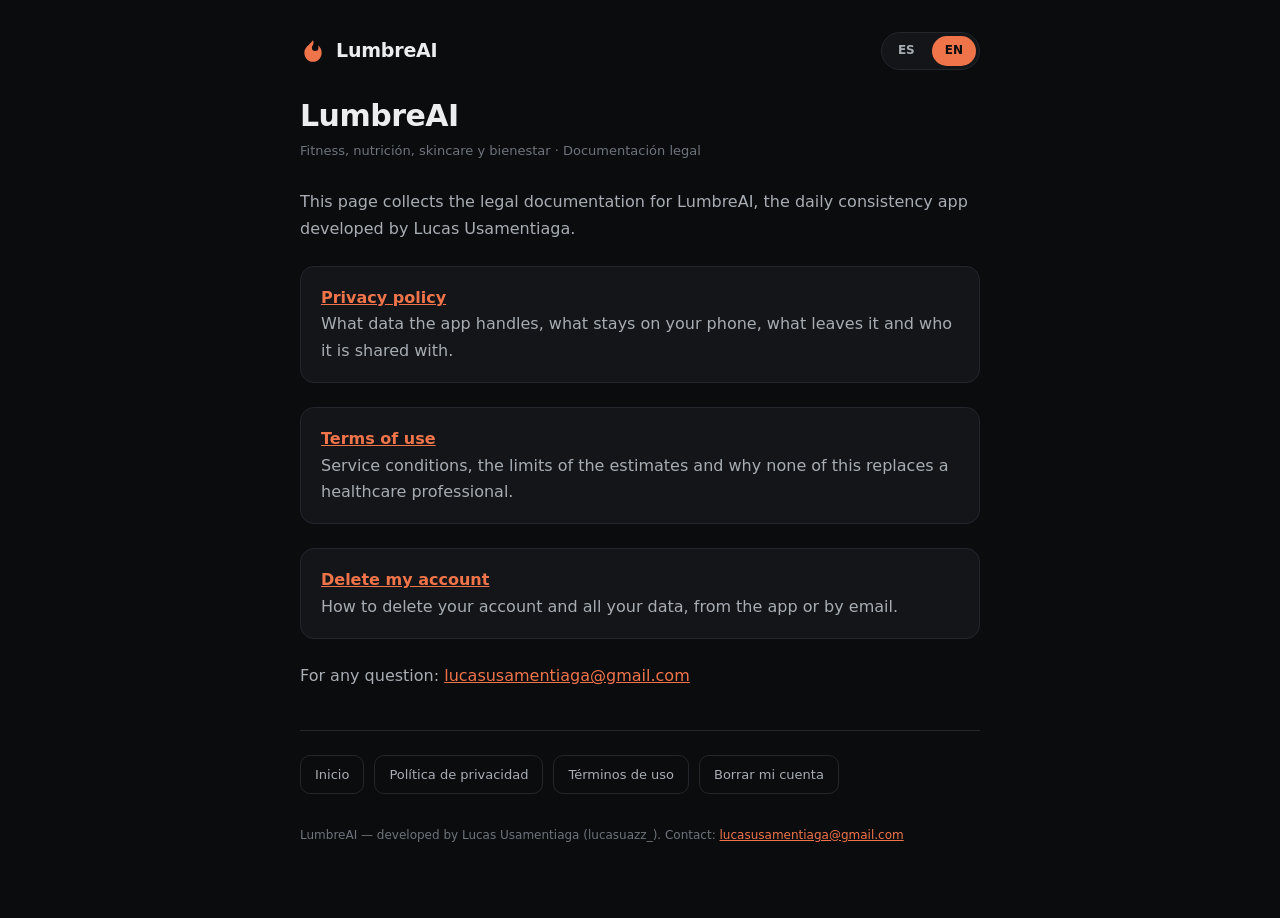
<file: index.html>
<!doctype html>
<html lang="es">
<head>
<meta charset="utf-8">
<meta name="viewport" content="width=device-width, initial-scale=1">
<title>Legal · LumbreAI</title>
<meta name="description" content="Documentación legal de LumbreAI: privacidad, términos de uso y borrado de cuenta.">
<link rel="stylesheet" href="_estilo.css">
</head>
<body>
<div class="wrap">
<header>
  <a class="brand" href="index.html">
    <svg class="flame" viewBox="0 0 24 24" fill="none" aria-hidden="true">
      <path d="M12 2c1.5 3.5-1 5-1 7a3 3 0 0 0 6 0c0-.8-.2-1.5-.5-2.2C18.8 8.6 20 11 20 13.5 20 18.2 16.4 22 12 22S4 18.2 4 13.5C4 8.5 8.5 6.5 12 2z" fill="#F0744A"/>
    </svg>
    <b>LumbreAI</b>
  </a>
  <div class="langs">
    <button type="button" data-set="es" aria-pressed="true">ES</button>
    <button type="button" data-set="en" aria-pressed="false">EN</button>
  </div>
</header>
<h1>LumbreAI</h1>
<p class="updated">Fitness, nutrición, skincare y bienestar · Documentación legal</p>

<div data-lang="es" class="on">
<p>Esta página reúne la documentación legal de LumbreAI, la app de constancia diaria desarrollada por Lucas Usamentiaga.</p>
<div class="card">
<p><a href="privacidad.html"><b>Política de privacidad</b></a><br>Qué datos maneja la app, cuáles se quedan en tu móvil, cuáles salen y con quién se comparten.</p>
</div>
<div class="card">
<p><a href="terminos.html"><b>Términos de uso</b></a><br>Condiciones del servicio, límites de las estimaciones y por qué nada de esto sustituye a un profesional sanitario.</p>
</div>
<div class="card">
<p><a href="borrar-cuenta.html"><b>Borrar mi cuenta</b></a><br>Cómo eliminar tu cuenta y todos tus datos, desde la app o por correo.</p>
</div>
<p>Para cualquier consulta: <a href="mailto:lucasusamentiaga@gmail.com">lucasusamentiaga@gmail.com</a></p>
</div>

<div data-lang="en">
<p>This page collects the legal documentation for LumbreAI, the daily consistency app developed by Lucas Usamentiaga.</p>
<div class="card">
<p><a href="privacidad.html"><b>Privacy policy</b></a><br>What data the app handles, what stays on your phone, what leaves it and who it is shared with.</p>
</div>
<div class="card">
<p><a href="terminos.html"><b>Terms of use</b></a><br>Service conditions, the limits of the estimates and why none of this replaces a healthcare professional.</p>
</div>
<div class="card">
<p><a href="borrar-cuenta.html"><b>Delete my account</b></a><br>How to delete your account and all your data, from the app or by email.</p>
</div>
<p>For any question: <a href="mailto:lucasusamentiaga@gmail.com">lucasusamentiaga@gmail.com</a></p>
</div>
<nav class="pages">
  <a href="index.html">Inicio</a>
  <a href="privacidad.html">Política de privacidad</a>
  <a href="terminos.html">Términos de uso</a>
  <a href="borrar-cuenta.html">Borrar mi cuenta</a>
</nav>
<footer>
  <span data-lang="es" class="on">LumbreAI — desarrollada por Lucas Usamentiaga (lucasuazz_). Contacto: <a href="mailto:lucasusamentiaga@gmail.com">lucasusamentiaga@gmail.com</a></span>
  <span data-lang="en">LumbreAI — developed by Lucas Usamentiaga (lucasuazz_). Contact: <a href="mailto:lucasusamentiaga@gmail.com">lucasusamentiaga@gmail.com</a></span>
</footer>
</div>
<script src="_idioma.js"></script>
</body>
</html>
</file>
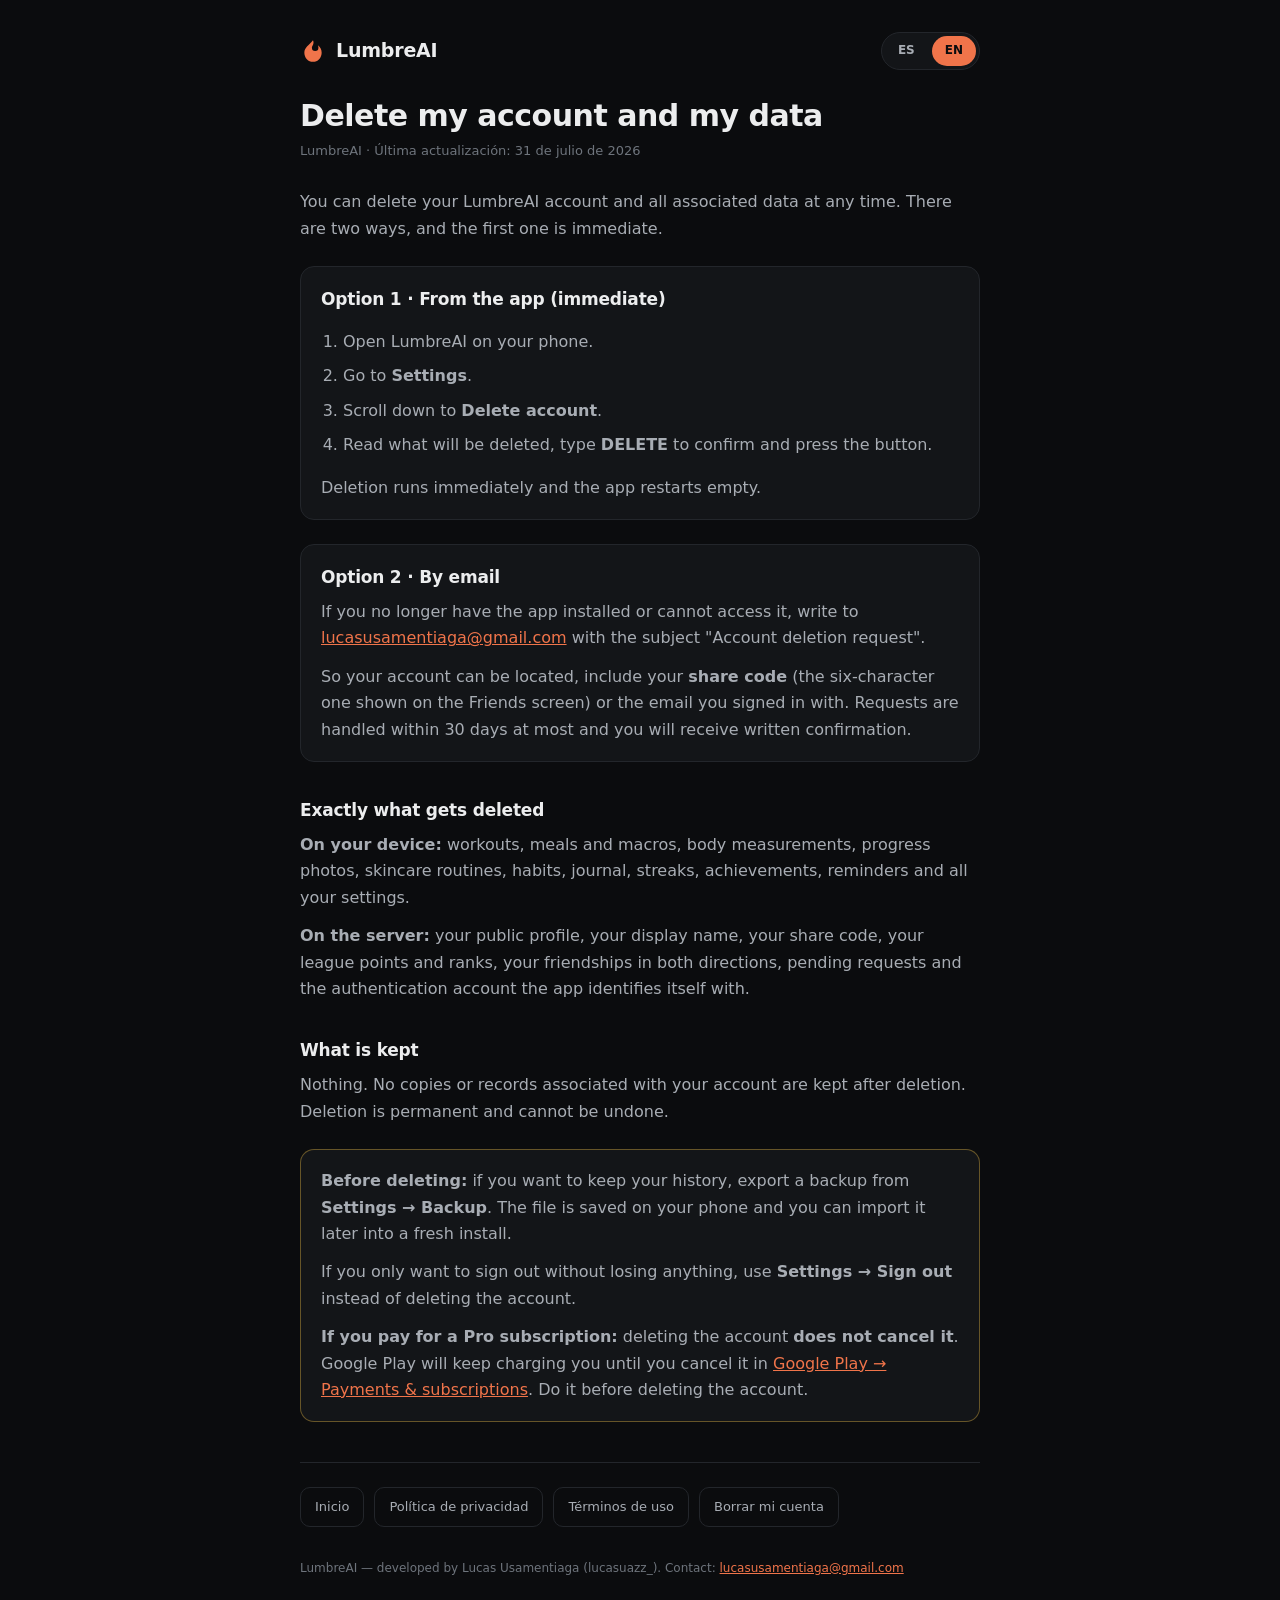
<file: borrar-cuenta.html>
<!doctype html>
<html lang="es">
<head>
<meta charset="utf-8">
<meta name="viewport" content="width=device-width, initial-scale=1">
<title>Borrar mi cuenta · LumbreAI</title>
<meta name="description" content="Cómo eliminar tu cuenta de LumbreAI y todos los datos asociados, desde la app o por correo.">
<link rel="stylesheet" href="_estilo.css">
</head>
<body>
<div class="wrap">
<header>
  <a class="brand" href="index.html">
    <svg class="flame" viewBox="0 0 24 24" fill="none" aria-hidden="true">
      <path d="M12 2c1.5 3.5-1 5-1 7a3 3 0 0 0 6 0c0-.8-.2-1.5-.5-2.2C18.8 8.6 20 11 20 13.5 20 18.2 16.4 22 12 22S4 18.2 4 13.5C4 8.5 8.5 6.5 12 2z" fill="#F0744A"/>
    </svg>
    <b>LumbreAI</b>
  </a>
  <div class="langs">
    <button type="button" data-set="es" aria-pressed="true">ES</button>
    <button type="button" data-set="en" aria-pressed="false">EN</button>
  </div>
</header>
<h1><span data-lang="es" class="on">Borrar mi cuenta y mis datos</span><span data-lang="en">Delete my account and my data</span></h1>
<p class="updated">LumbreAI · Última actualización: 31 de julio de 2026</p>

<div data-lang="es" class="on">
<p>Puedes eliminar tu cuenta de LumbreAI y todos los datos asociados en cualquier momento. Hay dos formas, y la primera es inmediata.</p>

<div class="card">
<h2 style="margin-top:0">Opción 1 · Desde la app (inmediato)</h2>
<ol>
  <li>Abre LumbreAI en tu móvil.</li>
  <li>Ve a <b>Ajustes</b>.</li>
  <li>Baja hasta <b>Eliminar cuenta</b>.</li>
  <li>Lee lo que se va a borrar, escribe <b>ELIMINAR</b> para confirmar y pulsa el botón.</li>
</ol>
<p>El borrado se ejecuta al momento y la app se reinicia vacía.</p>
</div>

<div class="card">
<h2 style="margin-top:0">Opción 2 · Por correo</h2>
<p>Si ya no tienes la app instalada o no puedes acceder a ella, escribe a <a href="mailto:lucasusamentiaga@gmail.com?subject=Solicitud%20de%20borrado%20de%20cuenta%20LumbreAI">lucasusamentiaga@gmail.com</a> con el asunto «Solicitud de borrado de cuenta».</p>
<p>Para poder localizar tu cuenta, incluye tu <b>código para compartir</b> (el que aparece en la pantalla de Amigos, de seis caracteres) o el correo con el que iniciaste sesión. La solicitud se atiende en un plazo máximo de 30 días y recibirás confirmación por escrito.</p>
</div>

<h2>Qué se borra exactamente</h2>
<p><b>En tu dispositivo:</b> entrenos, comidas y macros, medidas corporales, fotos de progreso, rutinas de skincare, hábitos, diario, rachas, logros, recordatorios y todos tus ajustes.</p>
<p><b>En el servidor:</b> tu perfil público, tu nombre visible, tu código para compartir, tus puntos y rangos de la liga, tus amistades en ambos sentidos, las solicitudes pendientes y la cuenta de autenticación con la que la app se identifica.</p>

<h2>Qué se conserva</h2>
<p>Nada. No se conservan copias ni registros asociados a tu cuenta después del borrado. El borrado es permanente y no se puede deshacer.</p>

<div class="card warn">
<p><b>Antes de borrar:</b> si quieres conservar tu historial, exporta una copia de seguridad desde <b>Ajustes → Copia de seguridad</b>. El fichero se guarda en tu móvil y puedes importarlo más adelante en una instalación nueva.</p>
<p>Si solo quieres cerrar la sesión sin perder nada, usa <b>Ajustes → Cerrar sesión</b> en vez de eliminar la cuenta.</p>
<p><b>Si pagas una suscripción a Pro:</b> borrar la cuenta <b>no la cancela</b>. Google Play te la seguirá cobrando hasta que la canceles en <a href="https://play.google.com/store/account/subscriptions">Google Play → Pagos y suscripciones</a>. Hazlo antes de borrar la cuenta.</p>
</div>
</div>

<div data-lang="en">
<p>You can delete your LumbreAI account and all associated data at any time. There are two ways, and the first one is immediate.</p>

<div class="card">
<h2 style="margin-top:0">Option 1 · From the app (immediate)</h2>
<ol>
  <li>Open LumbreAI on your phone.</li>
  <li>Go to <b>Settings</b>.</li>
  <li>Scroll down to <b>Delete account</b>.</li>
  <li>Read what will be deleted, type <b>DELETE</b> to confirm and press the button.</li>
</ol>
<p>Deletion runs immediately and the app restarts empty.</p>
</div>

<div class="card">
<h2 style="margin-top:0">Option 2 · By email</h2>
<p>If you no longer have the app installed or cannot access it, write to <a href="mailto:lucasusamentiaga@gmail.com?subject=LumbreAI%20account%20deletion%20request">lucasusamentiaga@gmail.com</a> with the subject "Account deletion request".</p>
<p>So your account can be located, include your <b>share code</b> (the six-character one shown on the Friends screen) or the email you signed in with. Requests are handled within 30 days at most and you will receive written confirmation.</p>
</div>

<h2>Exactly what gets deleted</h2>
<p><b>On your device:</b> workouts, meals and macros, body measurements, progress photos, skincare routines, habits, journal, streaks, achievements, reminders and all your settings.</p>
<p><b>On the server:</b> your public profile, your display name, your share code, your league points and ranks, your friendships in both directions, pending requests and the authentication account the app identifies itself with.</p>

<h2>What is kept</h2>
<p>Nothing. No copies or records associated with your account are kept after deletion. Deletion is permanent and cannot be undone.</p>

<div class="card warn">
<p><b>Before deleting:</b> if you want to keep your history, export a backup from <b>Settings → Backup</b>. The file is saved on your phone and you can import it later into a fresh install.</p>
<p>If you only want to sign out without losing anything, use <b>Settings → Sign out</b> instead of deleting the account.</p>
<p><b>If you pay for a Pro subscription:</b> deleting the account <b>does not cancel it</b>. Google Play will keep charging you until you cancel it in <a href="https://play.google.com/store/account/subscriptions">Google Play → Payments &amp; subscriptions</a>. Do it before deleting the account.</p>
</div>
</div>
<nav class="pages">
  <a href="index.html">Inicio</a>
  <a href="privacidad.html">Política de privacidad</a>
  <a href="terminos.html">Términos de uso</a>
  <a href="borrar-cuenta.html">Borrar mi cuenta</a>
</nav>
<footer>
  <span data-lang="es" class="on">LumbreAI — desarrollada por Lucas Usamentiaga (lucasuazz_). Contacto: <a href="mailto:lucasusamentiaga@gmail.com">lucasusamentiaga@gmail.com</a></span>
  <span data-lang="en">LumbreAI — developed by Lucas Usamentiaga (lucasuazz_). Contact: <a href="mailto:lucasusamentiaga@gmail.com">lucasusamentiaga@gmail.com</a></span>
</footer>
</div>
<script src="_idioma.js"></script>
</body>
</html>
</file>
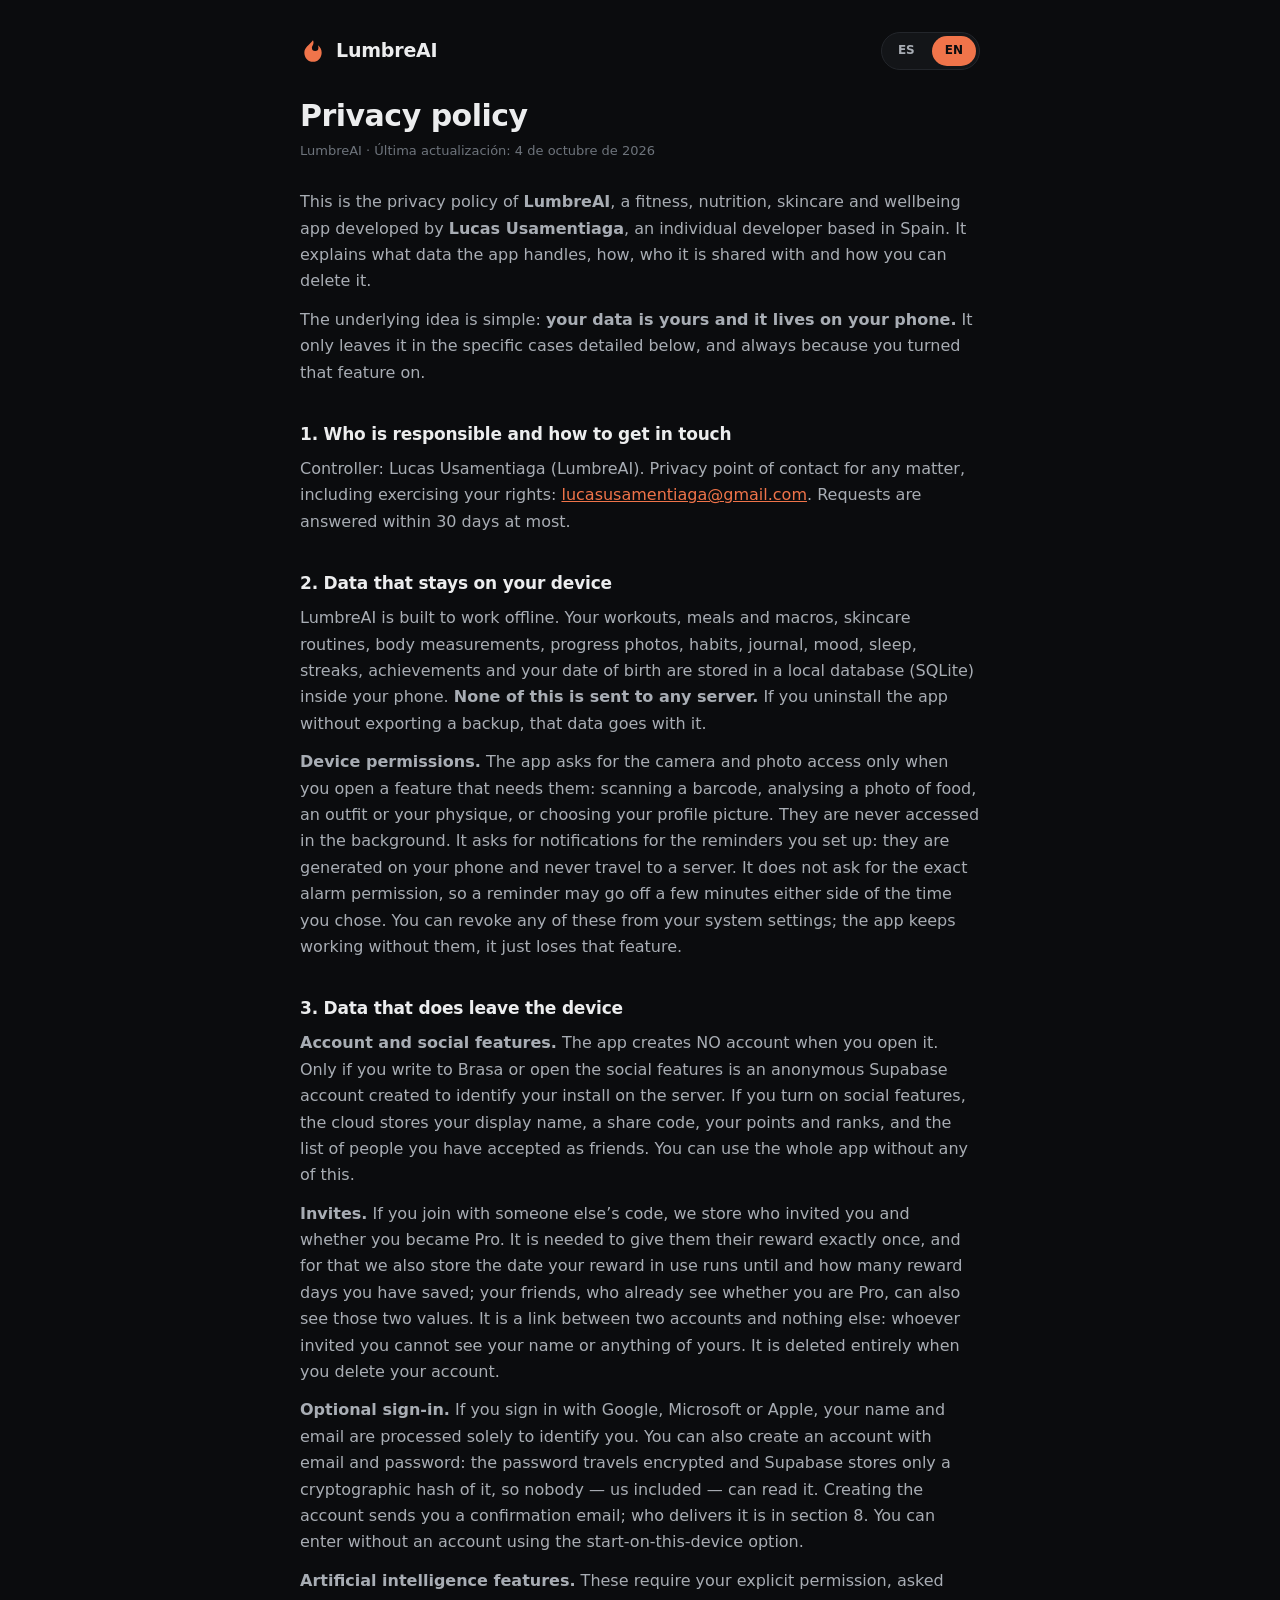
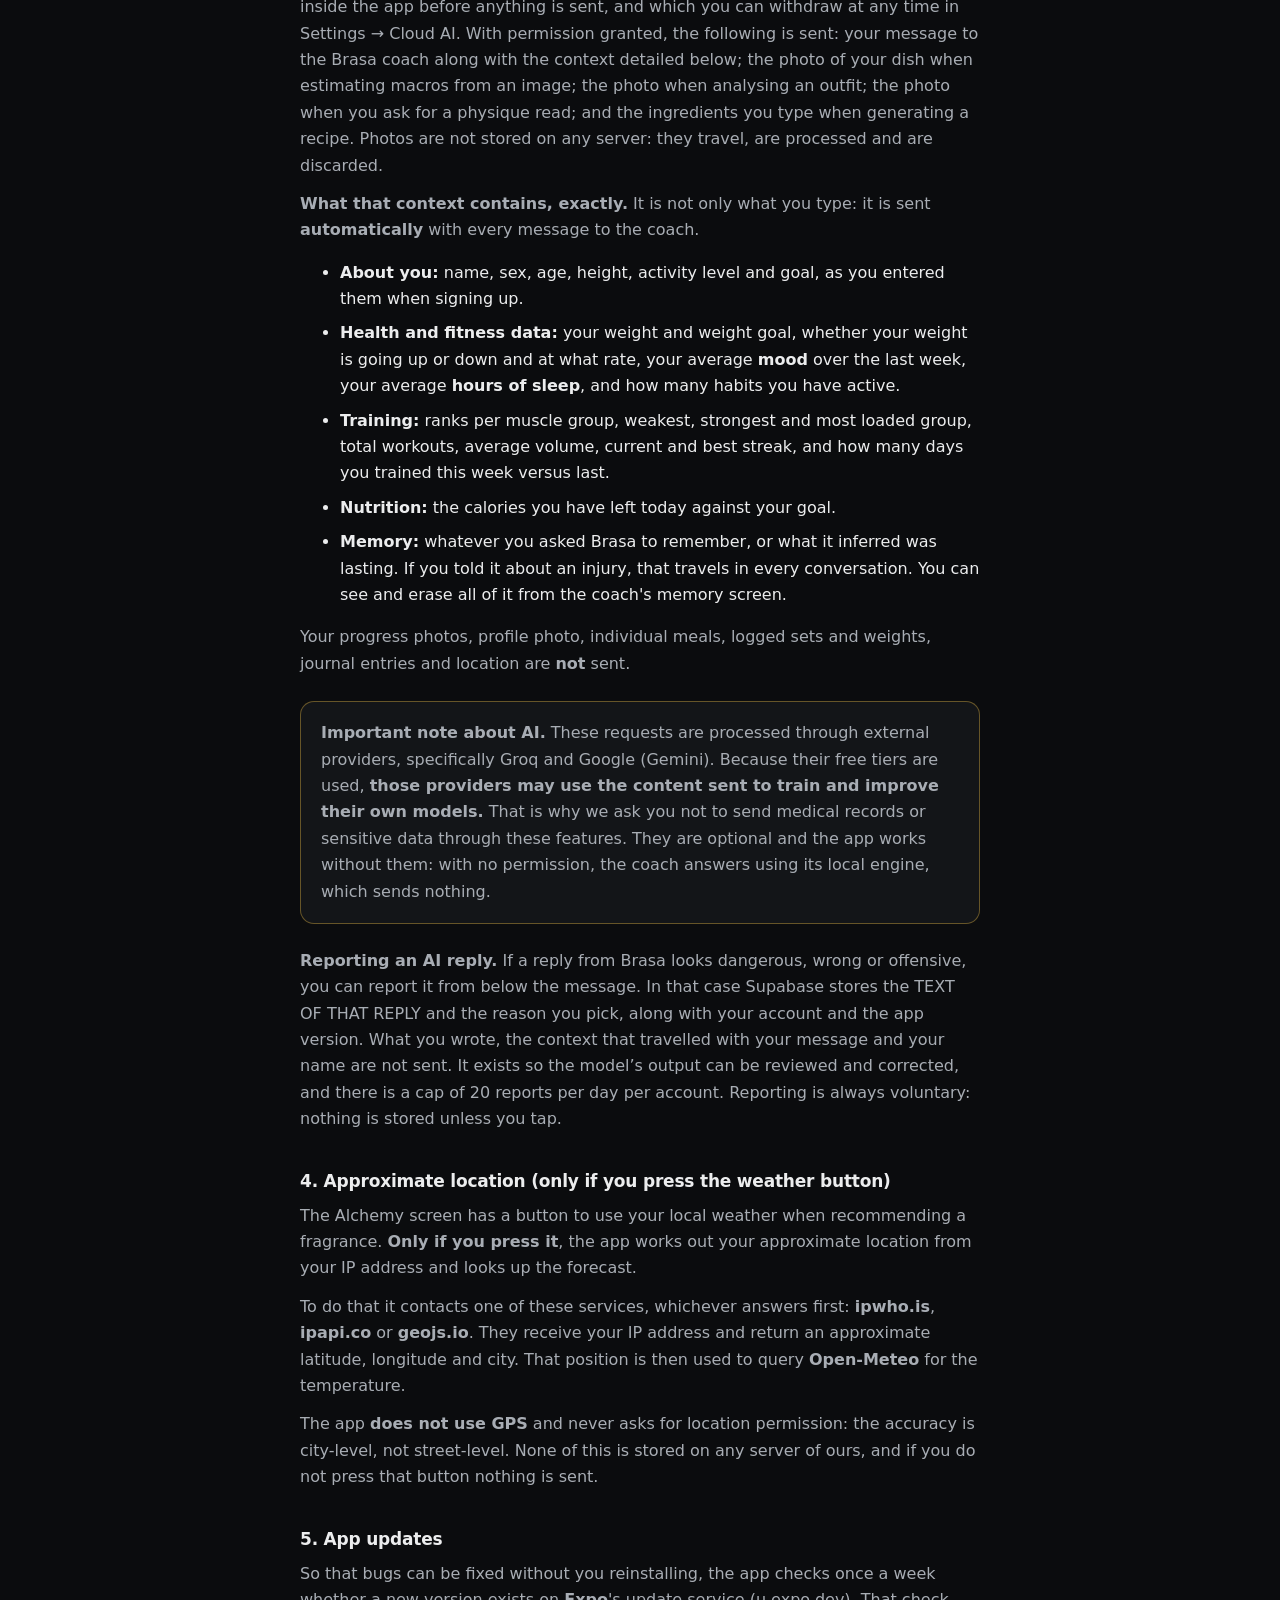
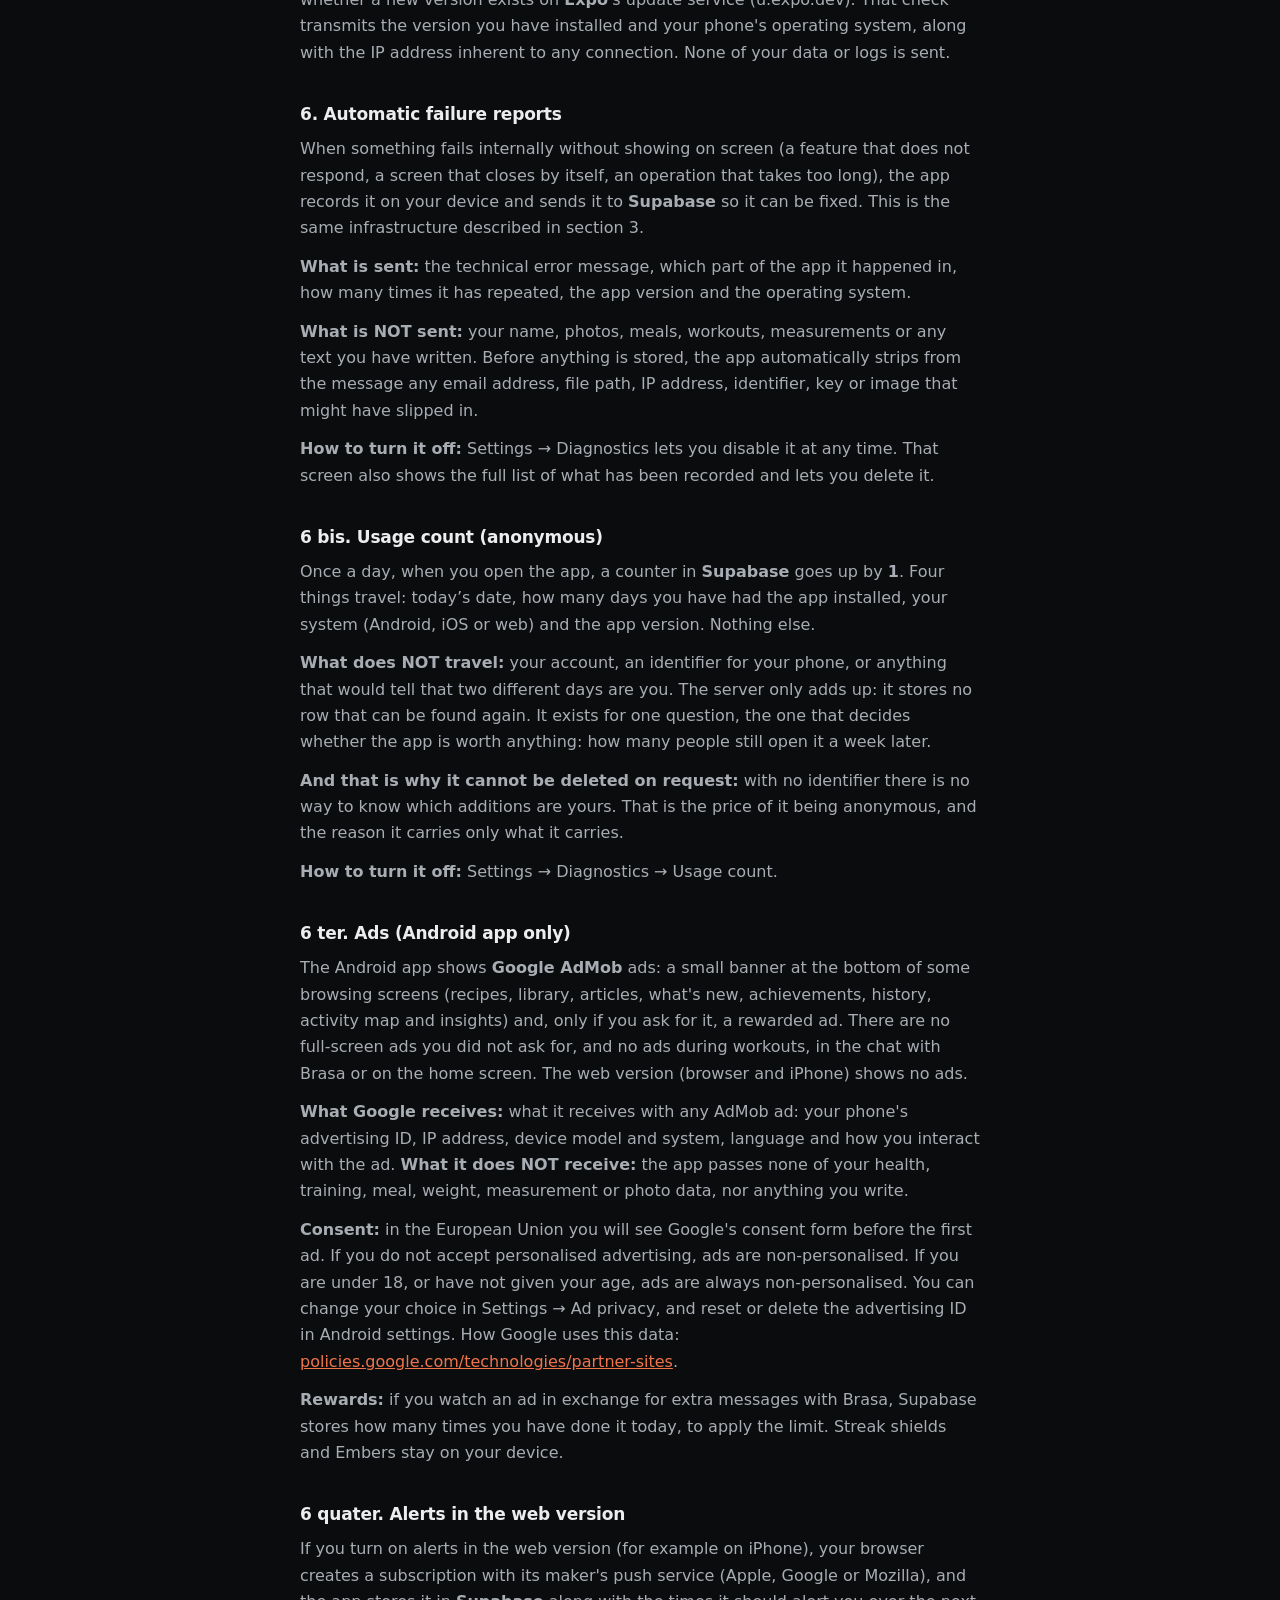
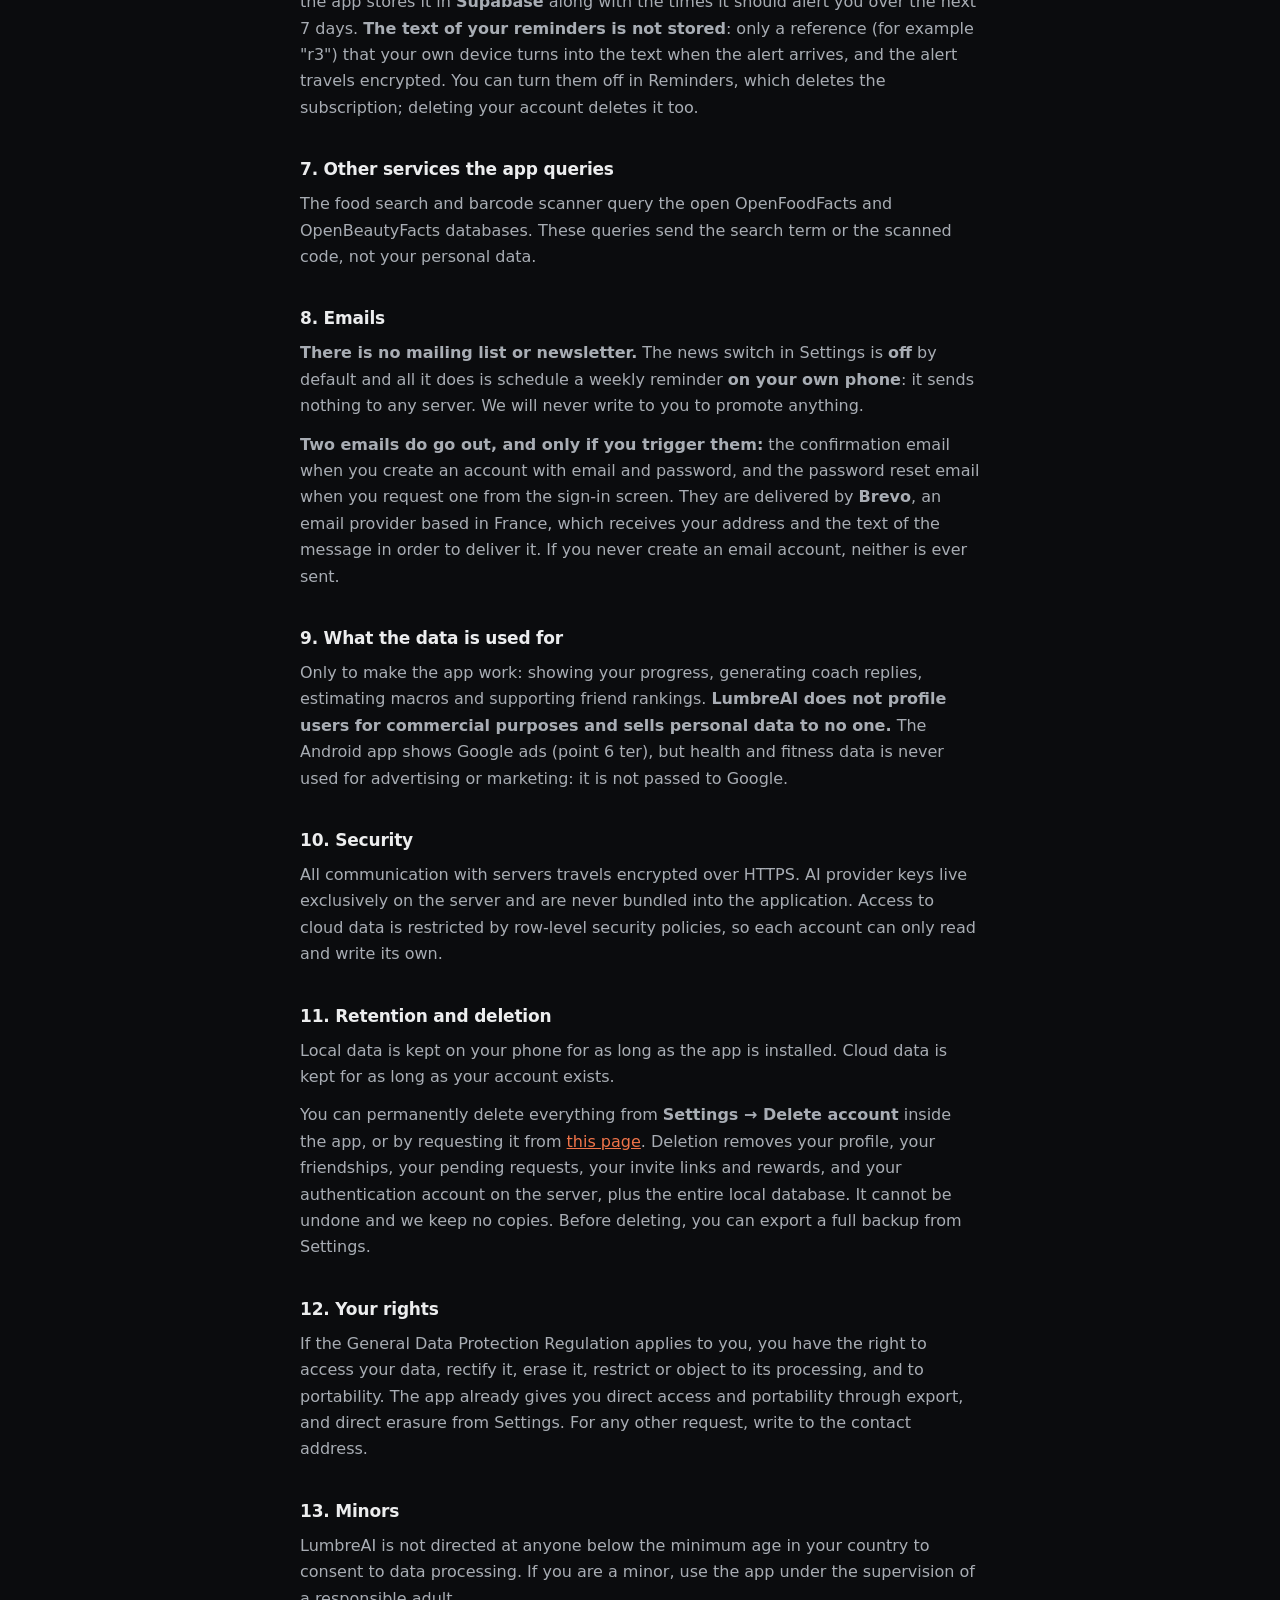
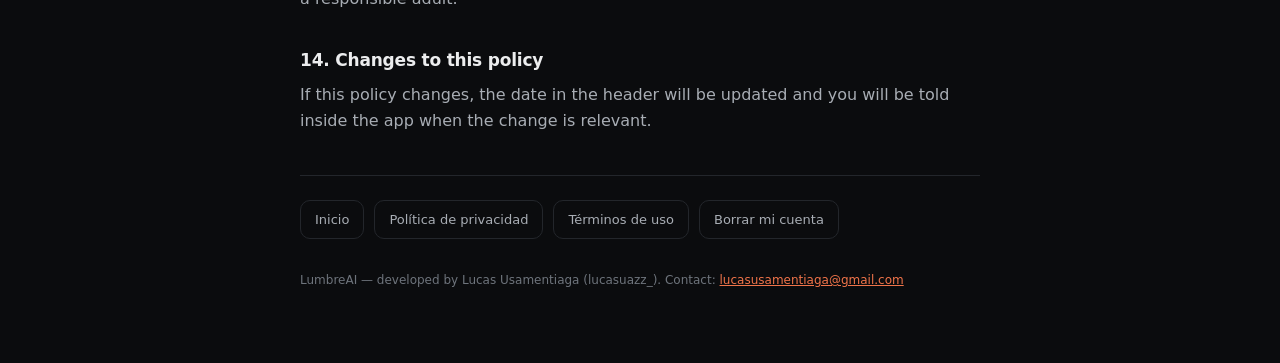
<file: privacidad.html>
<!doctype html>
<html lang="es">
<head>
<meta charset="utf-8">
<meta name="viewport" content="width=device-width, initial-scale=1">
<title>Política de privacidad · LumbreAI</title>
<meta name="description" content="Política de privacidad de LumbreAI: qué datos maneja la app, con quién se comparten y cómo borrarlos.">
<link rel="stylesheet" href="_estilo.css">
</head>
<body>
<div class="wrap">
<header>
  <a class="brand" href="index.html">
    <svg class="flame" viewBox="0 0 24 24" fill="none" aria-hidden="true">
      <path d="M12 2c1.5 3.5-1 5-1 7a3 3 0 0 0 6 0c0-.8-.2-1.5-.5-2.2C18.8 8.6 20 11 20 13.5 20 18.2 16.4 22 12 22S4 18.2 4 13.5C4 8.5 8.5 6.5 12 2z" fill="#F0744A"/>
    </svg>
    <b>LumbreAI</b>
  </a>
  <div class="langs">
    <button type="button" data-set="es" aria-pressed="true">ES</button>
    <button type="button" data-set="en" aria-pressed="false">EN</button>
  </div>
</header>
<h1><span data-lang="es" class="on">Política de privacidad</span><span data-lang="en">Privacy policy</span></h1>
<p class="updated">LumbreAI · Última actualización: 4 de octubre de 2026</p>

<div data-lang="es" class="on">
<p>Esta es la política de privacidad de <b>LumbreAI</b>, una aplicación de fitness, nutrición, skincare y bienestar desarrollada por <b>Lucas Usamentiaga</b>, desarrollador individual con domicilio en España. Explica qué datos maneja la app, cómo, con quién se comparten y cómo puedes borrarlos.</p>
<p>La idea de fondo es sencilla: <b>tus datos son tuyos y viven en tu móvil.</b> Solo salen de ahí en los casos concretos que se detallan abajo, y siempre porque tú has activado esa función.</p>

<h2>1. Quién es el responsable y cómo contactar</h2>
<p>Responsable: Lucas Usamentiaga (LumbreAI). Punto de contacto para cualquier asunto de privacidad, incluido el ejercicio de tus derechos: <a href="mailto:lucasusamentiaga@gmail.com">lucasusamentiaga@gmail.com</a>. Respondemos a las solicitudes en un plazo máximo de 30 días.</p>

<h2>2. Datos que se quedan en tu dispositivo</h2>
<p>LumbreAI está diseñada para funcionar sin conexión. Tus entrenos, comidas y macros, rutinas de skincare, medidas corporales, fotos de progreso, hábitos, diario, ánimo, sueño, rachas, logros y tu fecha de nacimiento se guardan en una base de datos local (SQLite) dentro de tu móvil. <b>Nada de esto se envía a ningún servidor.</b> Si desinstalas la app sin exportar una copia, esos datos desaparecen contigo.</p>

<p><b>Permisos del dispositivo.</b> La app pide la cámara y el acceso a fotos solo cuando tú abres una función que los necesita: escanear un código de barras, analizar una foto de comida, de outfit o de físico, o elegir tu foto de perfil. Nunca se accede a ellos de fondo. Pide notificaciones para los recordatorios que tú configuras: se generan en tu móvil y no viajan a ningún servidor. No pide permiso de alarma exacta, así que un recordatorio puede sonar con unos minutos de margen sobre la hora elegida. Puedes revocar cualquiera de estos permisos desde los ajustes del sistema; la app sigue funcionando sin ellos, solo pierde la función correspondiente.</p>

<h2>3. Datos que sí salen del dispositivo</h2>
<p><b>Cuenta y funciones sociales.</b> La app NO crea ninguna cuenta al abrirla. Solo si escribes a Brasa o entras en las funciones sociales se crea una cuenta anónima en Supabase que identifica tu instalación en el servidor. Si activas las funciones sociales, se guardan en la nube tu nombre visible, un código para compartir, tus puntos y rangos, y la lista de personas con las que has aceptado ser amigo. Puedes usar la app entera sin esto.</p>
<p><b>Invitaciones.</b> Si entras con el código de otra persona, se guarda quién te invitó y si has llegado a ser Pro. Hace falta para darle su recompensa una sola vez, y para eso guardamos también hasta qué fecha te dura el regalo en uso y cuántos días de regalo tienes guardados; tus amigos, que ya ven si eres Pro, también pueden ver esos dos datos. Es un enlace entre dos cuentas, sin ningún dato más: quien te invitó no ve tu nombre ni nada tuyo. Se borra entero al borrar la cuenta.</p>
<p><b>Inicio de sesión opcional.</b> Si entras con Google, Microsoft o Apple, se procesan tu nombre y tu correo únicamente para identificarte. También puedes crear una cuenta con correo y contraseña: la contraseña viaja cifrada y Supabase la guarda solo como huella criptográfica, de forma que nadie —tampoco nosotros— puede leerla. Al crear la cuenta recibirás un correo de confirmación; quién lo entrega está en el punto 8. Puedes entrar sin cuenta con la opción de empezar en el dispositivo.</p>
<p><b>Funciones de inteligencia artificial.</b> Requieren tu permiso explícito, que se pide dentro de la app antes de enviar nada y que puedes retirar cuando quieras en Ajustes → IA en la nube. Con el permiso concedido se envía: tu mensaje al coach Brasa junto al contexto que se detalla abajo; la foto del plato cuando estimas macros por imagen; la foto cuando analizas un outfit; la foto cuando pides una lectura de físico; y los ingredientes que escribes al generar una receta. Las fotos no se guardan en ningún servidor: viajan, se procesan y se descartan.</p>

<p><b>Qué contiene ese contexto, exactamente.</b> No es solo lo que escribes: se envía <b>automáticamente</b> con cada mensaje al coach.</p>
<ul>
<li><b>Sobre ti:</b> nombre, sexo, edad, altura, nivel de actividad y objetivo, tal y como los indicaste al registrarte.</li>
<li><b>Datos de salud y forma física:</b> tu peso y tu objetivo de peso, si tu peso sube o baja y a qué ritmo, tu <b>ánimo medio</b> de la última semana, tus <b>horas medias de sueño</b> y cuántos hábitos llevas activos.</li>
<li><b>Entrenamiento:</b> rangos por grupo muscular, grupo más débil, más fuerte y más cargado, entrenos totales, volumen medio, racha actual y mejor, y cuántos días has entrenado esta semana frente a la anterior.</li>
<li><b>Nutrición:</b> las calorías que te quedan hoy respecto a tu objetivo.</li>
<li><b>Memoria:</b> lo que le pediste a Brasa que recordara, o lo que dedujo que era duradero. Si le contaste una lesión, eso viaja en cada conversación. Puedes verlo y borrarlo entero desde la pantalla de memoria del coach.</li>
</ul>
<p><b>No</b> se envían tus fotos de progreso, tu foto de perfil, tus comidas concretas, tus series y pesos levantados, tus entradas del diario ni tu ubicación.</p>

<div class="card warn">
<p><b>Aviso importante sobre la IA.</b> Estas peticiones se procesan a través de proveedores externos, en concreto Groq y Google (Gemini). Al usarse sus planes gratuitos, <b>esos proveedores pueden emplear el contenido enviado para entrenar y mejorar sus propios modelos.</b> Por eso te pedimos que no envíes historiales médicos ni datos sensibles a través de estas funciones. Son opcionales y la app funciona sin ellas: sin permiso, el coach responde con su motor local, que no envía nada.</p>
</div>

<p><b>Reportar una respuesta de la IA.</b> Si una respuesta de Brasa te parece peligrosa, incorrecta u ofensiva, puedes reportarla desde debajo del mensaje. En ese caso se guarda en Supabase el TEXTO DE ESA RESPUESTA y el motivo que elijas, junto a tu cuenta y la versión de la app. No se envía lo que escribiste tú, ni el contexto que viajó con tu mensaje, ni tu nombre. Sirve para revisar lo que el modelo está diciendo y corregirlo, y hay un tope de 20 reportes al día por cuenta. Reportar es siempre voluntario: nada se guarda si no pulsas.</p>

<h2>4. Ubicación aproximada (solo si pulsas el botón del tiempo)</h2>
<p>La pantalla de Alquimia tiene un botón para usar el tiempo de tu zona al recomendarte una fragancia. <b>Solo si lo pulsas</b>, la app averigua tu ubicación aproximada a partir de tu dirección IP y consulta la previsión.</p>
<p>Para ello se contacta con uno de estos servicios, el primero que responda: <b>ipwho.is</b>, <b>ipapi.co</b> o <b>geojs.io</b>. Reciben tu dirección IP y devuelven una latitud, longitud y ciudad aproximadas. Con esa posición se consulta después <b>Open-Meteo</b> para la temperatura.</p>
<p>La app <b>no usa el GPS</b> ni pide permiso de ubicación: la precisión es la de una ciudad, no la de una calle. Nada de esto se guarda en ningún servidor nuestro, y si no pulsas ese botón no se envía nada.</p>

<h2>5. Actualizaciones de la app</h2>
<p>Para poder corregir fallos sin que tengas que reinstalar, la app consulta una vez por semana si hay una versión nueva en el servicio de actualizaciones de <b>Expo</b> (u.expo.dev). Esa consulta transmite la versión que tienes instalada y el sistema operativo del móvil, junto con la dirección IP inherente a cualquier conexión. No se envía ningún dato tuyo ni de tus registros.</p>

<h2>6. Informes de fallos automáticos</h2>
<p>Cuando algo falla por dentro sin que se vea en pantalla (una función que no responde, una pantalla que se cierra sola, una operación que tarda demasiado), la app lo apunta en tu dispositivo y lo envía a <b>Supabase</b> para poder corregirlo. Es la misma infraestructura descrita en el punto 3.</p>
<p><b>Qué se envía:</b> el mensaje técnico del error, en qué parte de la app ocurrió, cuántas veces se ha repetido, la versión de la app y el sistema operativo.</p>
<p><b>Qué NO se envía:</b> tu nombre, tus fotos, tus comidas, tus entrenamientos, tus medidas ni ningún texto que hayas escrito. Antes de guardar nada, la app borra automáticamente del mensaje cualquier correo electrónico, ruta de fichero, dirección IP, identificador, clave o imagen que pudiera haberse colado.</p>
<p><b>Cómo desactivarlo:</b> en Ajustes → Diagnóstico puedes apagarlo cuando quieras. Ahí también ves la lista completa de lo que se ha apuntado y puedes borrarla.</p>

<h2>6 bis. Recuento de uso (anónimo)</h2>
<p>Una vez al día, al abrir la app, se le suma <b>1</b> a un contador en <b>Supabase</b>. Lo que viaja son cuatro cosas: la fecha de hoy, cuántos días llevas con la app instalada, tu sistema (Android, iOS o web) y la versión de la app. Nada más.</p>
<p><b>Qué NO viaja:</b> tu cuenta, un identificador de tu móvil, o cualquier cosa que permita saber que dos días distintos eres tú. El servidor solo suma: no guarda ninguna fila que se pueda volver a encontrar. Sirve para una sola pregunta, que es la que decide si la app merece la pena: cuánta gente sigue abriéndola pasada una semana.</p>
<p><b>Y por eso no se puede borrar a petición:</b> al no llevar identificador, no hay forma de saber qué sumas son tuyas. Es el precio de que sea anónimo, y es la razón de que lleve solo lo que lleva.</p>
<p><b>Cómo desactivarlo:</b> Ajustes → Diagnóstico → Recuento de uso.</p>

<h2>6 ter. Anuncios (solo en la app de Android)</h2>
<p>La app de Android muestra anuncios de <b>Google AdMob</b>: un banner pequeño al pie de algunas pantallas de consulta (recetas, biblioteca, artículos, novedades, logros, historial, mapa de actividad e informes) y, solo si tú lo pides, un anuncio de recompensa. No hay anuncios a pantalla completa que no hayas pedido, ni anuncios en el entrenamiento, en el chat con Brasa ni en la pantalla de inicio. La versión web (navegador e iPhone) no muestra anuncios.</p>
<p><b>Qué recibe Google:</b> lo que recibe con cualquier anuncio de AdMob: el identificador de publicidad del móvil, la dirección IP, el modelo y el sistema del dispositivo, el idioma y cómo interactúas con el anuncio. <b>Qué NO recibe:</b> la app no le pasa ningún dato tuyo de salud, entrenamiento, comidas, peso, medidas, fotos ni nada que escribas.</p>
<p><b>Consentimiento:</b> en la Unión Europea, antes del primer anuncio verás el formulario de consentimiento de Google. Si no aceptas publicidad personalizada, los anuncios son no personalizados. Si tienes menos de 18 años, o no has indicado tu edad, los anuncios son siempre no personalizados. Puedes cambiar tu elección en Ajustes → Privacidad de los anuncios, y restablecer o eliminar el identificador de publicidad en los ajustes de Android. Cómo usa Google estos datos: <a href="https://policies.google.com/technologies/partner-sites">policies.google.com/technologies/partner-sites</a>.</p>
<p><b>Recompensas:</b> si ves un anuncio a cambio de mensajes extra con Brasa, Supabase guarda cuántas veces lo has hecho hoy, para aplicar el límite. Los escudos de racha y las Brasas se quedan en tu dispositivo.</p>

<h2>6 quater. Avisos en la versión web</h2>
<p>Si activas los avisos en la versión web (por ejemplo, en el iPhone), tu navegador crea una suscripción en el servicio de avisos de su fabricante (Apple, Google o Mozilla), y la app la guarda en <b>Supabase</b> junto con las horas a las que debe avisarte durante los próximos 7 días. <b>No se guarda el texto de tus recordatorios</b>: solo una referencia (por ejemplo «r3») que tu propio dispositivo convierte en el texto al recibir el aviso, y el aviso viaja cifrado. Puedes apagarlos en Recordatorios, lo que borra la suscripción; si borras tu cuenta se borra también.</p>

<h2>7. Otros servicios que consulta la app</h2>
<p>El buscador de alimentos y el escáner de códigos de barras consultan las bases de datos abiertas OpenFoodFacts y OpenBeautyFacts. Estas consultas envían el término buscado o el código escaneado, no tus datos personales.</p>

<h2>8. Correos</h2>
<p><b>No hay lista de correo ni boletín.</b> El interruptor de novedades de Ajustes viene <b>apagado</b> y lo único que hace es programar un aviso semanal <b>en tu propio móvil</b>: no manda nada a ningún servidor. Nunca te escribiremos para promocionar nada.</p>
<p><b>Sí salen dos correos, y solo si tú los provocas:</b> el de confirmación al crear una cuenta con correo y contraseña, y el de restablecer la contraseña cuando lo pides desde la pantalla de acceso. Los entrega <b>Brevo</b>, un proveedor de email con sede en Francia, que recibe tu dirección y el texto del mensaje para poder hacértelo llegar. Si no creas una cuenta con correo, no se envía ninguno de los dos.</p>

<h2>9. Para qué se usan los datos</h2>
<p>Únicamente para que la app funcione: mostrarte tu progreso, generar respuestas del coach, estimar macros y sostener los rankings entre amigos. <b>LumbreAI no perfila usuarios con fines comerciales y no vende datos personales a nadie.</b> La app de Android muestra anuncios de Google (punto 6 ter), pero los datos de salud y forma física nunca se usan con fines publicitarios ni de marketing: no se le pasan a Google.</p>

<h2>10. Seguridad</h2>
<p>Toda comunicación con los servidores viaja cifrada mediante HTTPS. Las claves de los proveedores de IA viven exclusivamente en el servidor y nunca se incluyen en la aplicación. El acceso a los datos en la nube está restringido por políticas de seguridad a nivel de fila, de modo que cada cuenta solo puede leer y escribir lo suyo.</p>

<h2>11. Conservación y borrado</h2>
<p>Los datos locales se conservan en tu móvil mientras tengas la app instalada. Los datos en la nube se conservan mientras exista tu cuenta.</p>
<p>Puedes borrarlo todo de forma permanente desde <b>Ajustes → Eliminar cuenta</b> dentro de la app, o solicitándolo desde <a href="borrar-cuenta.html">esta página</a>. El borrado elimina tu perfil, tus amistades, tus solicitudes pendientes, tus invitaciones y las recompensas ganadas, y tu cuenta de autenticación en el servidor, además de toda la base de datos local. No es reversible y no conservamos copias. Antes de borrar, puedes exportar una copia completa desde Ajustes.</p>

<h2>12. Tus derechos</h2>
<p>Si te aplica el Reglamento General de Protección de Datos, tienes derecho a acceder a tus datos, rectificarlos, borrarlos, limitar u oponerte a su tratamiento, y a la portabilidad. La app ya te da acceso y portabilidad directos mediante la exportación, y borrado directo desde Ajustes. Para cualquier otra solicitud, escribe al correo de contacto.</p>

<h2>13. Menores</h2>
<p>LumbreAI no está dirigida a menores de la edad mínima legal de tu país para consentir el tratamiento de sus datos. Si eres menor, utiliza la app con la supervisión de un adulto responsable.</p>

<h2>14. Cambios en esta política</h2>
<p>Si esta política cambia, se actualizará la fecha del encabezado y se te avisará dentro de la app cuando el cambio sea relevante.</p>
</div>

<div data-lang="en">
<p>This is the privacy policy of <b>LumbreAI</b>, a fitness, nutrition, skincare and wellbeing app developed by <b>Lucas Usamentiaga</b>, an individual developer based in Spain. It explains what data the app handles, how, who it is shared with and how you can delete it.</p>
<p>The underlying idea is simple: <b>your data is yours and it lives on your phone.</b> It only leaves it in the specific cases detailed below, and always because you turned that feature on.</p>

<h2>1. Who is responsible and how to get in touch</h2>
<p>Controller: Lucas Usamentiaga (LumbreAI). Privacy point of contact for any matter, including exercising your rights: <a href="mailto:lucasusamentiaga@gmail.com">lucasusamentiaga@gmail.com</a>. Requests are answered within 30 days at most.</p>

<h2>2. Data that stays on your device</h2>
<p>LumbreAI is built to work offline. Your workouts, meals and macros, skincare routines, body measurements, progress photos, habits, journal, mood, sleep, streaks, achievements and your date of birth are stored in a local database (SQLite) inside your phone. <b>None of this is sent to any server.</b> If you uninstall the app without exporting a backup, that data goes with it.</p>

<p><b>Device permissions.</b> The app asks for the camera and photo access only when you open a feature that needs them: scanning a barcode, analysing a photo of food, an outfit or your physique, or choosing your profile picture. They are never accessed in the background. It asks for notifications for the reminders you set up: they are generated on your phone and never travel to a server. It does not ask for the exact alarm permission, so a reminder may go off a few minutes either side of the time you chose. You can revoke any of these from your system settings; the app keeps working without them, it just loses that feature.</p>

<h2>3. Data that does leave the device</h2>
<p><b>Account and social features.</b> The app creates NO account when you open it. Only if you write to Brasa or open the social features is an anonymous Supabase account created to identify your install on the server. If you turn on social features, the cloud stores your display name, a share code, your points and ranks, and the list of people you have accepted as friends. You can use the whole app without any of this.</p>
<p><b>Invites.</b> If you join with someone else’s code, we store who invited you and whether you became Pro. It is needed to give them their reward exactly once, and for that we also store the date your reward in use runs until and how many reward days you have saved; your friends, who already see whether you are Pro, can also see those two values. It is a link between two accounts and nothing else: whoever invited you cannot see your name or anything of yours. It is deleted entirely when you delete your account.</p>
<p><b>Optional sign-in.</b> If you sign in with Google, Microsoft or Apple, your name and email are processed solely to identify you. You can also create an account with email and password: the password travels encrypted and Supabase stores only a cryptographic hash of it, so nobody — us included — can read it. Creating the account sends you a confirmation email; who delivers it is in section 8. You can enter without an account using the start-on-this-device option.</p>
<p><b>Artificial intelligence features.</b> These require your explicit permission, asked inside the app before anything is sent, and which you can withdraw at any time in Settings → Cloud AI. With permission granted, the following is sent: your message to the Brasa coach along with the context detailed below; the photo of your dish when estimating macros from an image; the photo when analysing an outfit; the photo when you ask for a physique read; and the ingredients you type when generating a recipe. Photos are not stored on any server: they travel, are processed and are discarded.</p>

<p><b>What that context contains, exactly.</b> It is not only what you type: it is sent <b>automatically</b> with every message to the coach.</p>
<ul>
<li><b>About you:</b> name, sex, age, height, activity level and goal, as you entered them when signing up.</li>
<li><b>Health and fitness data:</b> your weight and weight goal, whether your weight is going up or down and at what rate, your average <b>mood</b> over the last week, your average <b>hours of sleep</b>, and how many habits you have active.</li>
<li><b>Training:</b> ranks per muscle group, weakest, strongest and most loaded group, total workouts, average volume, current and best streak, and how many days you trained this week versus last.</li>
<li><b>Nutrition:</b> the calories you have left today against your goal.</li>
<li><b>Memory:</b> whatever you asked Brasa to remember, or what it inferred was lasting. If you told it about an injury, that travels in every conversation. You can see and erase all of it from the coach's memory screen.</li>
</ul>
<p>Your progress photos, profile photo, individual meals, logged sets and weights, journal entries and location are <b>not</b> sent.</p>

<div class="card warn">
<p><b>Important note about AI.</b> These requests are processed through external providers, specifically Groq and Google (Gemini). Because their free tiers are used, <b>those providers may use the content sent to train and improve their own models.</b> That is why we ask you not to send medical records or sensitive data through these features. They are optional and the app works without them: with no permission, the coach answers using its local engine, which sends nothing.</p>
</div>

<p><b>Reporting an AI reply.</b> If a reply from Brasa looks dangerous, wrong or offensive, you can report it from below the message. In that case Supabase stores the TEXT OF THAT REPLY and the reason you pick, along with your account and the app version. What you wrote, the context that travelled with your message and your name are not sent. It exists so the model’s output can be reviewed and corrected, and there is a cap of 20 reports per day per account. Reporting is always voluntary: nothing is stored unless you tap.</p>

<h2>4. Approximate location (only if you press the weather button)</h2>
<p>The Alchemy screen has a button to use your local weather when recommending a fragrance. <b>Only if you press it</b>, the app works out your approximate location from your IP address and looks up the forecast.</p>
<p>To do that it contacts one of these services, whichever answers first: <b>ipwho.is</b>, <b>ipapi.co</b> or <b>geojs.io</b>. They receive your IP address and return an approximate latitude, longitude and city. That position is then used to query <b>Open-Meteo</b> for the temperature.</p>
<p>The app <b>does not use GPS</b> and never asks for location permission: the accuracy is city-level, not street-level. None of this is stored on any server of ours, and if you do not press that button nothing is sent.</p>

<h2>5. App updates</h2>
<p>So that bugs can be fixed without you reinstalling, the app checks once a week whether a new version exists on <b>Expo</b>'s update service (u.expo.dev). That check transmits the version you have installed and your phone's operating system, along with the IP address inherent to any connection. None of your data or logs is sent.</p>

<h2>6. Automatic failure reports</h2>
<p>When something fails internally without showing on screen (a feature that does not respond, a screen that closes by itself, an operation that takes too long), the app records it on your device and sends it to <b>Supabase</b> so it can be fixed. This is the same infrastructure described in section 3.</p>
<p><b>What is sent:</b> the technical error message, which part of the app it happened in, how many times it has repeated, the app version and the operating system.</p>
<p><b>What is NOT sent:</b> your name, photos, meals, workouts, measurements or any text you have written. Before anything is stored, the app automatically strips from the message any email address, file path, IP address, identifier, key or image that might have slipped in.</p>
<p><b>How to turn it off:</b> Settings → Diagnostics lets you disable it at any time. That screen also shows the full list of what has been recorded and lets you delete it.</p>

<h2>6 bis. Usage count (anonymous)</h2>
<p>Once a day, when you open the app, a counter in <b>Supabase</b> goes up by <b>1</b>. Four things travel: today&rsquo;s date, how many days you have had the app installed, your system (Android, iOS or web) and the app version. Nothing else.</p>
<p><b>What does NOT travel:</b> your account, an identifier for your phone, or anything that would tell that two different days are you. The server only adds up: it stores no row that can be found again. It exists for one question, the one that decides whether the app is worth anything: how many people still open it a week later.</p>
<p><b>And that is why it cannot be deleted on request:</b> with no identifier there is no way to know which additions are yours. That is the price of it being anonymous, and the reason it carries only what it carries.</p>
<p><b>How to turn it off:</b> Settings &rarr; Diagnostics &rarr; Usage count.</p>

<h2>6 ter. Ads (Android app only)</h2>
<p>The Android app shows <b>Google AdMob</b> ads: a small banner at the bottom of some browsing screens (recipes, library, articles, what's new, achievements, history, activity map and insights) and, only if you ask for it, a rewarded ad. There are no full-screen ads you did not ask for, and no ads during workouts, in the chat with Brasa or on the home screen. The web version (browser and iPhone) shows no ads.</p>
<p><b>What Google receives:</b> what it receives with any AdMob ad: your phone's advertising ID, IP address, device model and system, language and how you interact with the ad. <b>What it does NOT receive:</b> the app passes none of your health, training, meal, weight, measurement or photo data, nor anything you write.</p>
<p><b>Consent:</b> in the European Union you will see Google's consent form before the first ad. If you do not accept personalised advertising, ads are non-personalised. If you are under 18, or have not given your age, ads are always non-personalised. You can change your choice in Settings → Ad privacy, and reset or delete the advertising ID in Android settings. How Google uses this data: <a href="https://policies.google.com/technologies/partner-sites">policies.google.com/technologies/partner-sites</a>.</p>
<p><b>Rewards:</b> if you watch an ad in exchange for extra messages with Brasa, Supabase stores how many times you have done it today, to apply the limit. Streak shields and Embers stay on your device.</p>

<h2>6 quater. Alerts in the web version</h2>
<p>If you turn on alerts in the web version (for example on iPhone), your browser creates a subscription with its maker's push service (Apple, Google or Mozilla), and the app stores it in <b>Supabase</b> along with the times it should alert you over the next 7 days. <b>The text of your reminders is not stored</b>: only a reference (for example "r3") that your own device turns into the text when the alert arrives, and the alert travels encrypted. You can turn them off in Reminders, which deletes the subscription; deleting your account deletes it too.</p>

<h2>7. Other services the app queries</h2>
<p>The food search and barcode scanner query the open OpenFoodFacts and OpenBeautyFacts databases. These queries send the search term or the scanned code, not your personal data.</p>

<h2>8. Emails</h2>
<p><b>There is no mailing list or newsletter.</b> The news switch in Settings is <b>off</b> by default and all it does is schedule a weekly reminder <b>on your own phone</b>: it sends nothing to any server. We will never write to you to promote anything.</p>
<p><b>Two emails do go out, and only if you trigger them:</b> the confirmation email when you create an account with email and password, and the password reset email when you request one from the sign-in screen. They are delivered by <b>Brevo</b>, an email provider based in France, which receives your address and the text of the message in order to deliver it. If you never create an email account, neither is ever sent.</p>

<h2>9. What the data is used for</h2>
<p>Only to make the app work: showing your progress, generating coach replies, estimating macros and supporting friend rankings. <b>LumbreAI does not profile users for commercial purposes and sells personal data to no one.</b> The Android app shows Google ads (point 6 ter), but health and fitness data is never used for advertising or marketing: it is not passed to Google.</p>

<h2>10. Security</h2>
<p>All communication with servers travels encrypted over HTTPS. AI provider keys live exclusively on the server and are never bundled into the application. Access to cloud data is restricted by row-level security policies, so each account can only read and write its own.</p>

<h2>11. Retention and deletion</h2>
<p>Local data is kept on your phone for as long as the app is installed. Cloud data is kept for as long as your account exists.</p>
<p>You can permanently delete everything from <b>Settings → Delete account</b> inside the app, or by requesting it from <a href="borrar-cuenta.html">this page</a>. Deletion removes your profile, your friendships, your pending requests, your invite links and rewards, and your authentication account on the server, plus the entire local database. It cannot be undone and we keep no copies. Before deleting, you can export a full backup from Settings.</p>

<h2>12. Your rights</h2>
<p>If the General Data Protection Regulation applies to you, you have the right to access your data, rectify it, erase it, restrict or object to its processing, and to portability. The app already gives you direct access and portability through export, and direct erasure from Settings. For any other request, write to the contact address.</p>

<h2>13. Minors</h2>
<p>LumbreAI is not directed at anyone below the minimum age in your country to consent to data processing. If you are a minor, use the app under the supervision of a responsible adult.</p>

<h2>14. Changes to this policy</h2>
<p>If this policy changes, the date in the header will be updated and you will be told inside the app when the change is relevant.</p>
</div>
<nav class="pages">
  <a href="index.html">Inicio</a>
  <a href="privacidad.html">Política de privacidad</a>
  <a href="terminos.html">Términos de uso</a>
  <a href="borrar-cuenta.html">Borrar mi cuenta</a>
</nav>
<footer>
  <span data-lang="es" class="on">LumbreAI — desarrollada por Lucas Usamentiaga (lucasuazz_). Contacto: <a href="mailto:lucasusamentiaga@gmail.com">lucasusamentiaga@gmail.com</a></span>
  <span data-lang="en">LumbreAI — developed by Lucas Usamentiaga (lucasuazz_). Contact: <a href="mailto:lucasusamentiaga@gmail.com">lucasusamentiaga@gmail.com</a></span>
</footer>
</div>
<script src="_idioma.js"></script>
</body>
</html>
</file>
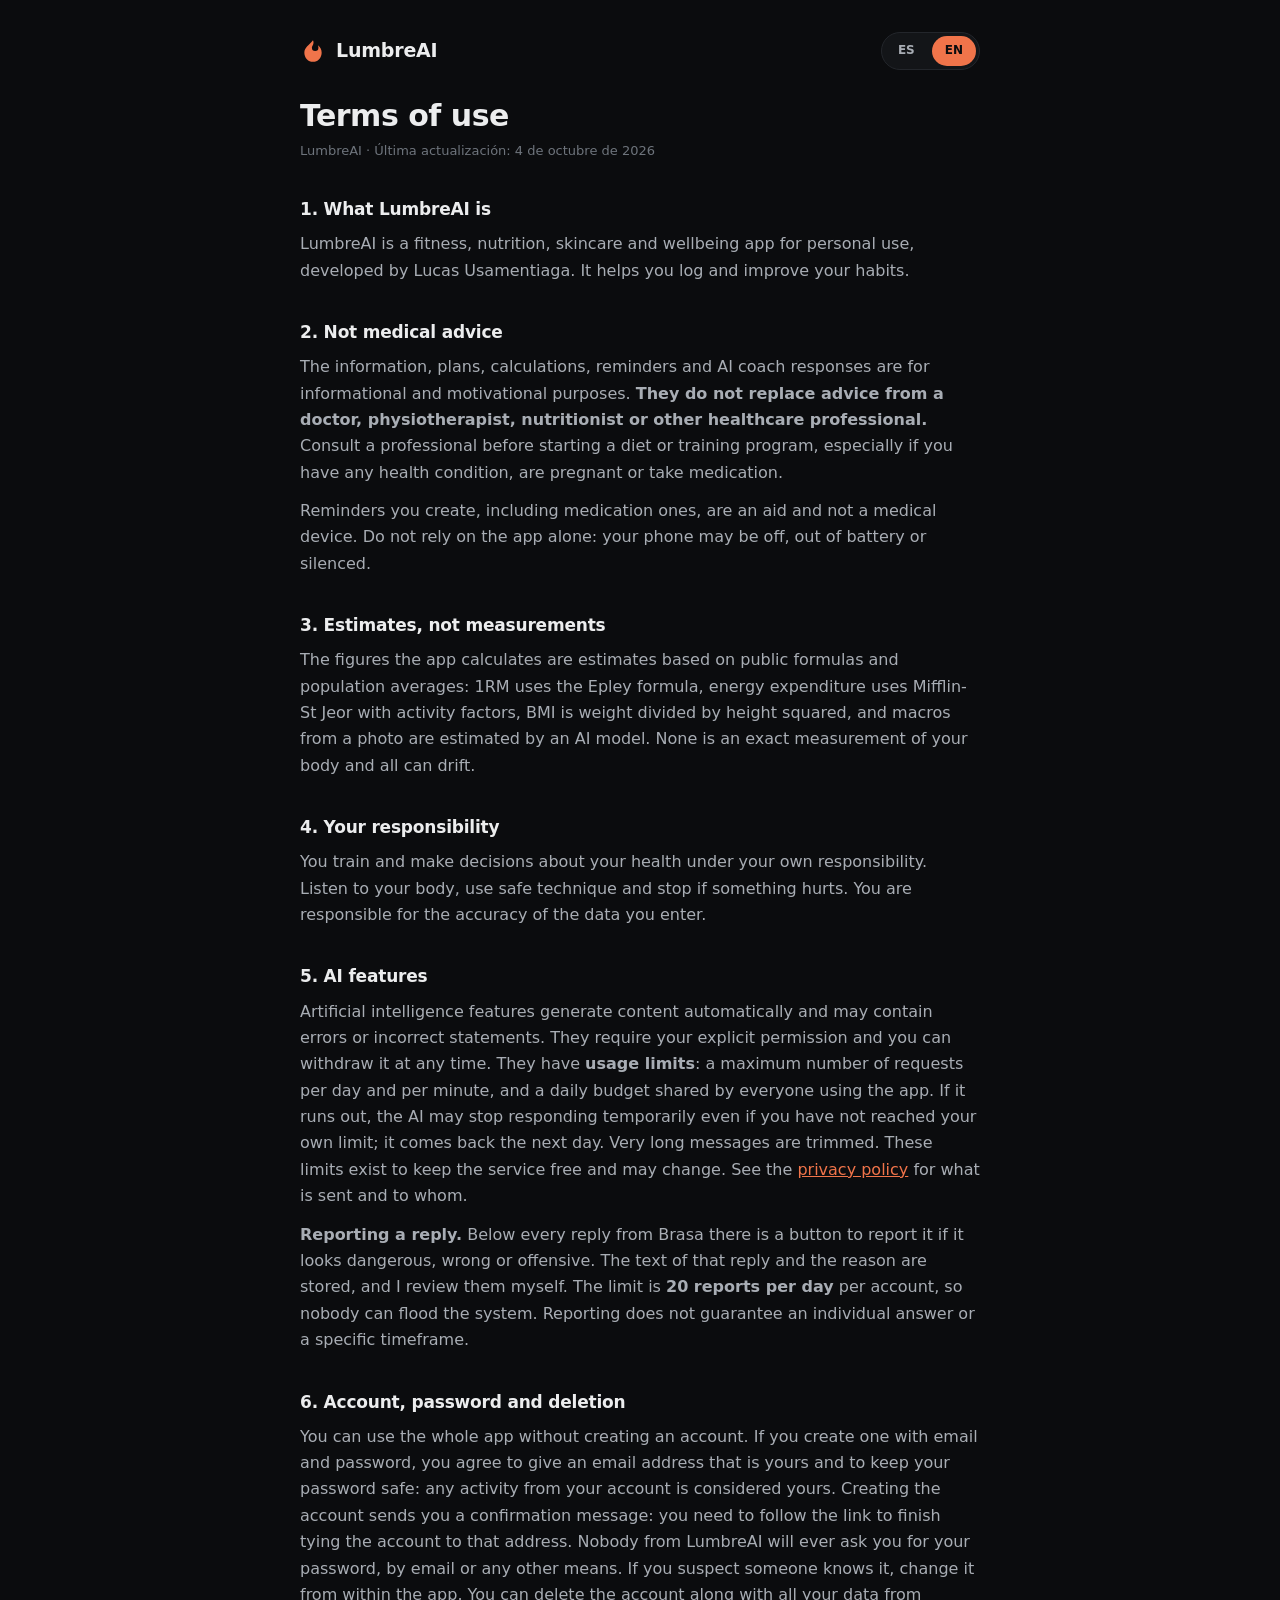
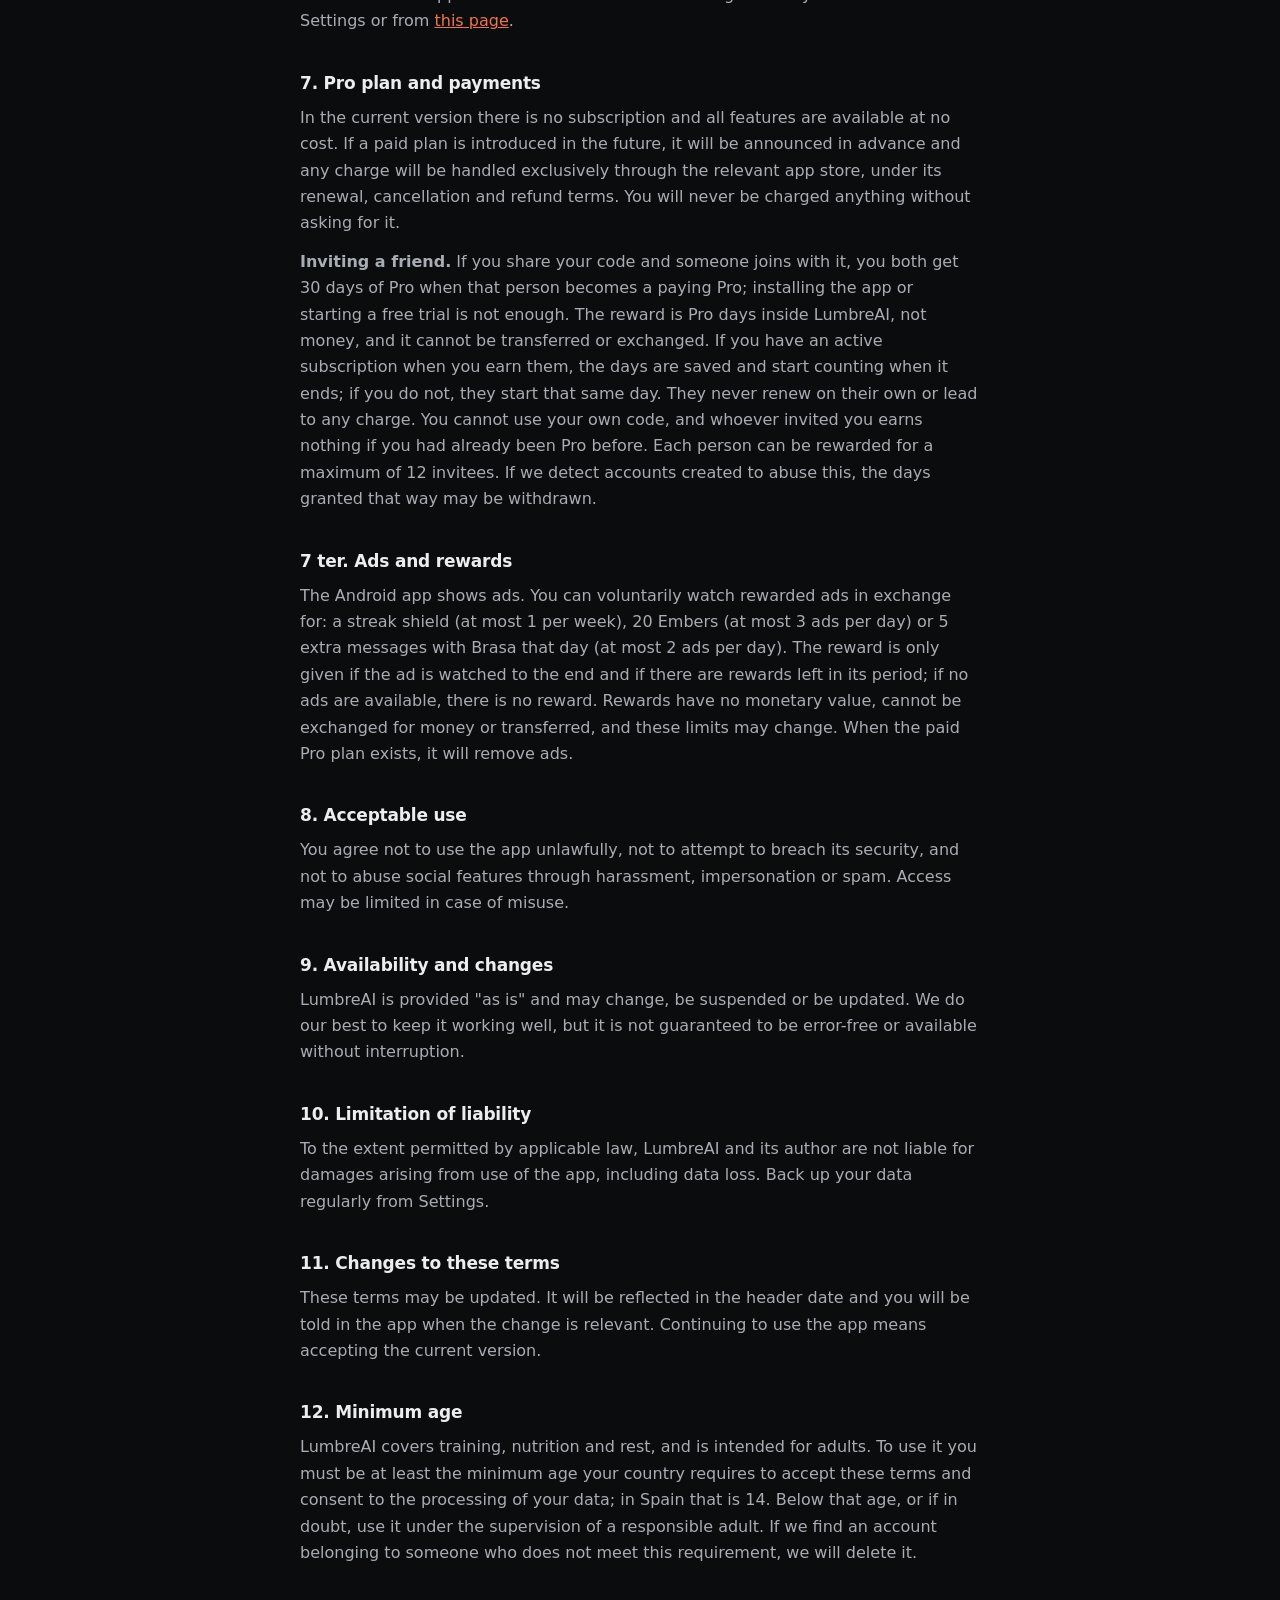
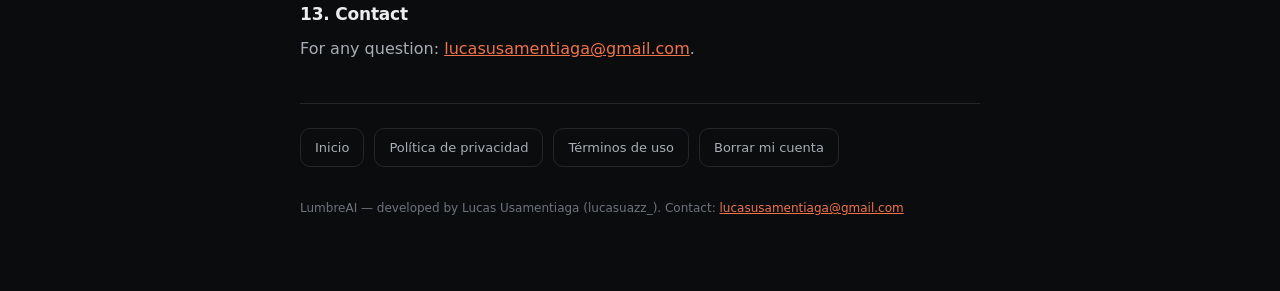
<file: terminos.html>
<!doctype html>
<html lang="es">
<head>
<meta charset="utf-8">
<meta name="viewport" content="width=device-width, initial-scale=1">
<title>Términos de uso · LumbreAI</title>
<meta name="description" content="Términos de uso de LumbreAI, app de fitness, nutrición, skincare y bienestar.">
<link rel="stylesheet" href="_estilo.css">
</head>
<body>
<div class="wrap">
<header>
  <a class="brand" href="index.html">
    <svg class="flame" viewBox="0 0 24 24" fill="none" aria-hidden="true">
      <path d="M12 2c1.5 3.5-1 5-1 7a3 3 0 0 0 6 0c0-.8-.2-1.5-.5-2.2C18.8 8.6 20 11 20 13.5 20 18.2 16.4 22 12 22S4 18.2 4 13.5C4 8.5 8.5 6.5 12 2z" fill="#F0744A"/>
    </svg>
    <b>LumbreAI</b>
  </a>
  <div class="langs">
    <button type="button" data-set="es" aria-pressed="true">ES</button>
    <button type="button" data-set="en" aria-pressed="false">EN</button>
  </div>
</header>
<h1><span data-lang="es" class="on">Términos de uso</span><span data-lang="en">Terms of use</span></h1>
<p class="updated">LumbreAI · Última actualización: 4 de octubre de 2026</p>

<div data-lang="es" class="on">
<h2>1. Qué es LumbreAI</h2>
<p>LumbreAI es una aplicación de fitness, nutrición, skincare y bienestar para uso personal, desarrollada por Lucas Usamentiaga. Te ayuda a registrar y mejorar tus hábitos.</p>

<h2>2. No es consejo médico</h2>
<p>La información, planes, cálculos, recordatorios y respuestas del coach de IA tienen fines informativos y de motivación. <b>No sustituyen el consejo de un médico, fisioterapeuta, nutricionista u otro profesional sanitario.</b> Consulta con un profesional antes de empezar una dieta o un programa de entrenamiento, especialmente si tienes alguna condición de salud, estás embarazada o tomas medicación.</p>
<p>Los recordatorios que crees, incluidos los de medicación, son una ayuda y no un dispositivo médico. No dependas solo de la app: el móvil puede estar apagado, sin batería o en silencio.</p>

<h2>3. Estimaciones, no mediciones</h2>
<p>Las cifras que calcula la app son estimaciones basadas en fórmulas públicas y promedios de población: el 1RM usa la fórmula de Epley, el gasto energético usa Mifflin-St Jeor con factores de actividad, el IMC es peso dividido entre altura al cuadrado, y los macros a partir de una foto los estima un modelo de IA. Ninguna es una medición exacta de tu cuerpo y todas pueden desviarse.</p>

<h2>4. Tu responsabilidad</h2>
<p>Entrenas y tomas decisiones sobre tu salud bajo tu propia responsabilidad. Escucha a tu cuerpo, usa una técnica segura y para si algo te causa dolor. Eres responsable de la veracidad de los datos que introduces.</p>

<h2>5. Funciones de IA</h2>
<p>Las funciones de inteligencia artificial generan contenido de forma automática y pueden contener errores o afirmaciones incorrectas. Requieren tu permiso explícito y puedes retirarlo en cualquier momento. Tienen <strong>límites de uso</strong>: un número máximo de peticiones por día y por minuto, y un presupuesto diario compartido entre todas las personas que usan la app. Si se agota, la IA puede dejar de responder temporalmente aunque tú no hayas llegado a tu límite; vuelve al día siguiente. Los mensajes muy largos se recortan. Estos límites existen para que el servicio siga siendo gratuito y pueden cambiar. Consulta la <a href="privacidad.html">política de privacidad</a> para saber qué se envía y a quién.</p>

<p><b>Reportar una respuesta.</b> Debajo de cada respuesta de Brasa tienes un botón para reportarla si te parece peligrosa, incorrecta u ofensiva. Se guarda el texto de esa respuesta y el motivo, y lo reviso yo. El límite es de <b>20 reportes al día</b> por cuenta, para que nadie pueda inundar el sistema. Reportar no garantiza una respuesta individual ni un plazo concreto.</p>

<h2>6. Cuenta, contraseña y borrado</h2>
<p>Puedes usar la app entera sin crear una cuenta. Si creas una con correo y contraseña, te comprometes a dar una dirección de correo que sea tuya y a custodiar tu contraseña: cualquier actividad hecha desde tu cuenta se considera tuya. Al crear la cuenta te enviamos un mensaje de confirmación: hace falta que pulses el enlace para terminar de vincular la cuenta a esa dirección. Nadie de LumbreAI te pedirá nunca tu contraseña, ni por correo ni por ningún otro medio. Si sospechas que alguien la conoce, cámbiala desde la propia app. Puedes eliminar la cuenta junto con todos tus datos desde Ajustes o desde <a href="borrar-cuenta.html">esta página</a>.</p>

<h2>7. Plan Pro y pagos</h2>
<p>En la versión actual no existe ninguna suscripción y todas las funciones están disponibles sin coste. Si en el futuro se introduce un plan de pago, se anunciará con antelación y cualquier cobro se gestionará exclusivamente a través de la tienda de aplicaciones correspondiente, con sus condiciones de renovación, cancelación y reembolso. Nunca se te cobrará nada sin que lo solicites tú.</p>

<p><b>Invitar a un amigo.</b> Si compartes tu código y alguien entra con él, los dos ganáis 30 días de Pro cuando esa persona pase a ser Pro de pago; no basta con instalar la app ni con empezar una prueba gratuita. El premio son días de Pro dentro de LumbreAI, no dinero, y no se pueden transferir ni canjear. Si cuando los ganas tienes una suscripción activa, los días se guardan y empiezan a contar cuando esta termine; si no la tienes, empiezan ese mismo día. Nunca se renuevan solos ni dan lugar a ningún cobro. No puedes usar tu propio código, y quien te invita no gana nada si ya habías sido Pro antes. Cada persona puede recibir el premio por un máximo de 12 invitados. Si detectamos cuentas creadas para aprovecharse de esto, los días concedidos por esa vía se pueden retirar.</p>

<h2>7 ter. Anuncios y recompensas</h2>
<p>La app de Android muestra anuncios. Puedes ver anuncios de recompensa de forma voluntaria a cambio de: un escudo de racha (como mucho 1 por semana), 20 Brasas (como mucho 3 anuncios al día) o 5 mensajes extra con Brasa ese día (como mucho 2 anuncios al día). La recompensa solo se da si el anuncio se ve entero y si quedan recompensas en su periodo; si no hay anuncios disponibles, no hay recompensa. Las recompensas no tienen valor económico, no se pueden canjear por dinero ni transferir, y estos límites pueden cambiar. Cuando exista el plan Pro de pago, quitará los anuncios.</p>

<h2>8. Uso aceptable</h2>
<p>Te comprometes a no usar la app de forma ilegal, a no intentar vulnerar su seguridad y a no abusar de las funciones sociales mediante acoso, suplantación o spam. Podemos limitar el acceso ante un uso indebido.</p>

<h2>9. Disponibilidad y cambios</h2>
<p>LumbreAI se ofrece «tal cual» y puede cambiar, suspenderse o actualizarse. Hacemos lo posible por que funcione bien, pero no se garantiza que esté libre de errores ni disponible sin interrupciones.</p>

<h2>10. Limitación de responsabilidad</h2>
<p>En la medida que permita la ley aplicable, LumbreAI y su autor no se hacen responsables de daños derivados del uso de la app, incluida la pérdida de datos. Haz copias de seguridad con regularidad desde Ajustes.</p>

<h2>11. Cambios en los términos</h2>
<p>Estos términos pueden actualizarse. Se reflejará en la fecha del encabezado y se te avisará en la app cuando el cambio sea relevante. Seguir usando la app implica aceptar la versión vigente.</p>

<h2>12. Edad mínima</h2>
<p>LumbreAI trata entrenamiento, alimentación y descanso, y está pensada para personas adultas. Para usarla necesitas tener al menos la edad mínima que exija la ley de tu país para aceptar estos términos y consentir el tratamiento de tus datos; en España son 14 años. Por debajo de esa edad, o si tienes dudas, úsala con la supervisión de un adulto responsable. Si detectamos una cuenta de alguien que no cumple este requisito, la eliminaremos.</p>

<h2>13. Contacto</h2>
<p>Para cualquier duda: <a href="mailto:lucasusamentiaga@gmail.com">lucasusamentiaga@gmail.com</a>.</p>
</div>

<div data-lang="en">
<h2>1. What LumbreAI is</h2>
<p>LumbreAI is a fitness, nutrition, skincare and wellbeing app for personal use, developed by Lucas Usamentiaga. It helps you log and improve your habits.</p>

<h2>2. Not medical advice</h2>
<p>The information, plans, calculations, reminders and AI coach responses are for informational and motivational purposes. <b>They do not replace advice from a doctor, physiotherapist, nutritionist or other healthcare professional.</b> Consult a professional before starting a diet or training program, especially if you have any health condition, are pregnant or take medication.</p>
<p>Reminders you create, including medication ones, are an aid and not a medical device. Do not rely on the app alone: your phone may be off, out of battery or silenced.</p>

<h2>3. Estimates, not measurements</h2>
<p>The figures the app calculates are estimates based on public formulas and population averages: 1RM uses the Epley formula, energy expenditure uses Mifflin-St Jeor with activity factors, BMI is weight divided by height squared, and macros from a photo are estimated by an AI model. None is an exact measurement of your body and all can drift.</p>

<h2>4. Your responsibility</h2>
<p>You train and make decisions about your health under your own responsibility. Listen to your body, use safe technique and stop if something hurts. You are responsible for the accuracy of the data you enter.</p>

<h2>5. AI features</h2>
<p>Artificial intelligence features generate content automatically and may contain errors or incorrect statements. They require your explicit permission and you can withdraw it at any time. They have <strong>usage limits</strong>: a maximum number of requests per day and per minute, and a daily budget shared by everyone using the app. If it runs out, the AI may stop responding temporarily even if you have not reached your own limit; it comes back the next day. Very long messages are trimmed. These limits exist to keep the service free and may change. See the <a href="privacidad.html">privacy policy</a> for what is sent and to whom.</p>

<p><b>Reporting a reply.</b> Below every reply from Brasa there is a button to report it if it looks dangerous, wrong or offensive. The text of that reply and the reason are stored, and I review them myself. The limit is <b>20 reports per day</b> per account, so nobody can flood the system. Reporting does not guarantee an individual answer or a specific timeframe.</p>

<h2>6. Account, password and deletion</h2>
<p>You can use the whole app without creating an account. If you create one with email and password, you agree to give an email address that is yours and to keep your password safe: any activity from your account is considered yours. Creating the account sends you a confirmation message: you need to follow the link to finish tying the account to that address. Nobody from LumbreAI will ever ask you for your password, by email or any other means. If you suspect someone knows it, change it from within the app. You can delete the account along with all your data from Settings or from <a href="borrar-cuenta.html">this page</a>.</p>

<h2>7. Pro plan and payments</h2>
<p>In the current version there is no subscription and all features are available at no cost. If a paid plan is introduced in the future, it will be announced in advance and any charge will be handled exclusively through the relevant app store, under its renewal, cancellation and refund terms. You will never be charged anything without asking for it.</p>

<p><b>Inviting a friend.</b> If you share your code and someone joins with it, you both get 30 days of Pro when that person becomes a paying Pro; installing the app or starting a free trial is not enough. The reward is Pro days inside LumbreAI, not money, and it cannot be transferred or exchanged. If you have an active subscription when you earn them, the days are saved and start counting when it ends; if you do not, they start that same day. They never renew on their own or lead to any charge. You cannot use your own code, and whoever invited you earns nothing if you had already been Pro before. Each person can be rewarded for a maximum of 12 invitees. If we detect accounts created to abuse this, the days granted that way may be withdrawn.</p>

<h2>7 ter. Ads and rewards</h2>
<p>The Android app shows ads. You can voluntarily watch rewarded ads in exchange for: a streak shield (at most 1 per week), 20 Embers (at most 3 ads per day) or 5 extra messages with Brasa that day (at most 2 ads per day). The reward is only given if the ad is watched to the end and if there are rewards left in its period; if no ads are available, there is no reward. Rewards have no monetary value, cannot be exchanged for money or transferred, and these limits may change. When the paid Pro plan exists, it will remove ads.</p>

<h2>8. Acceptable use</h2>
<p>You agree not to use the app unlawfully, not to attempt to breach its security, and not to abuse social features through harassment, impersonation or spam. Access may be limited in case of misuse.</p>

<h2>9. Availability and changes</h2>
<p>LumbreAI is provided "as is" and may change, be suspended or be updated. We do our best to keep it working well, but it is not guaranteed to be error-free or available without interruption.</p>

<h2>10. Limitation of liability</h2>
<p>To the extent permitted by applicable law, LumbreAI and its author are not liable for damages arising from use of the app, including data loss. Back up your data regularly from Settings.</p>

<h2>11. Changes to these terms</h2>
<p>These terms may be updated. It will be reflected in the header date and you will be told in the app when the change is relevant. Continuing to use the app means accepting the current version.</p>

<h2>12. Minimum age</h2>
<p>LumbreAI covers training, nutrition and rest, and is intended for adults. To use it you must be at least the minimum age your country requires to accept these terms and consent to the processing of your data; in Spain that is 14. Below that age, or if in doubt, use it under the supervision of a responsible adult. If we find an account belonging to someone who does not meet this requirement, we will delete it.</p>

<h2>13. Contact</h2>
<p>For any question: <a href="mailto:lucasusamentiaga@gmail.com">lucasusamentiaga@gmail.com</a>.</p>
</div>
<nav class="pages">
  <a href="index.html">Inicio</a>
  <a href="privacidad.html">Política de privacidad</a>
  <a href="terminos.html">Términos de uso</a>
  <a href="borrar-cuenta.html">Borrar mi cuenta</a>
</nav>
<footer>
  <span data-lang="es" class="on">LumbreAI — desarrollada por Lucas Usamentiaga (lucasuazz_). Contacto: <a href="mailto:lucasusamentiaga@gmail.com">lucasusamentiaga@gmail.com</a></span>
  <span data-lang="en">LumbreAI — developed by Lucas Usamentiaga (lucasuazz_). Contact: <a href="mailto:lucasusamentiaga@gmail.com">lucasusamentiaga@gmail.com</a></span>
</footer>
</div>
<script src="_idioma.js"></script>
</body>
</html>
</file>
<file: _estilo.css>
/* Marca LumbreAI: fondo tintado, nunca negro puro; texto nunca blanco puro. */
:root {
  --bg: #0B0C0E;
  --surface: #131518;
  --line: #23262B;
  --ink: #ECEDEE;
  --ink-dim: #A8ADB4;
  --ink-faint: #6E747C;
  --ember: #F0744A;
  --gold: #E3B341;
}
* { box-sizing: border-box; }
body {
  margin: 0;
  background: var(--bg);
  color: var(--ink);
  font: 16px/1.65 -apple-system, BlinkMacSystemFont, "Segoe UI", Roboto, system-ui, sans-serif;
  -webkit-font-smoothing: antialiased;
}
.wrap { max-width: 720px; margin: 0 auto; padding: 32px 20px 72px; }
header { display: flex; align-items: center; justify-content: space-between; gap: 16px; flex-wrap: wrap; margin-bottom: 28px; }
.brand { display: flex; align-items: center; gap: 10px; text-decoration: none; color: var(--ink); }
.flame { width: 26px; height: 26px; }
.brand b { font-size: 19px; letter-spacing: -0.2px; }
.langs { display: flex; gap: 4px; background: var(--surface); border: 1px solid var(--line); border-radius: 999px; padding: 3px; }
.langs button {
  background: none; border: 0; color: var(--ink-dim); font: inherit; font-size: 12px; font-weight: 700;
  padding: 5px 13px; border-radius: 999px; cursor: pointer;
}
.langs button[aria-pressed="true"] { background: var(--ember); color: var(--bg); }
h1 { font-size: 30px; line-height: 1.2; letter-spacing: -0.5px; margin: 0 0 6px; }
.updated { color: var(--ink-faint); font-size: 13px; margin: 0 0 28px; }
h2 { font-size: 17px; margin: 34px 0 8px; letter-spacing: -0.2px; }
p { color: var(--ink-dim); margin: 0 0 12px; }
a { color: var(--ember); }
.card { background: var(--surface); border: 1px solid var(--line); border-radius: 14px; padding: 18px 20px; margin: 24px 0; }
.card p:last-child { margin-bottom: 0; }
.card.warn { border-color: rgba(227, 179, 65, 0.4); }
ol { color: var(--ink-dim); padding-left: 22px; }
li { margin-bottom: 8px; }
nav.pages { display: flex; gap: 10px; flex-wrap: wrap; margin-top: 40px; padding-top: 24px; border-top: 1px solid var(--line); }
nav.pages a { font-size: 13px; text-decoration: none; color: var(--ink-dim); border: 1px solid var(--line); border-radius: 10px; padding: 8px 14px; }
nav.pages a:hover { color: var(--ink); border-color: var(--ink-faint); }
footer { margin-top: 32px; color: var(--ink-faint); font-size: 12px; }
[data-lang] { display: none; }
[data-lang].on { display: block; }
</file>
